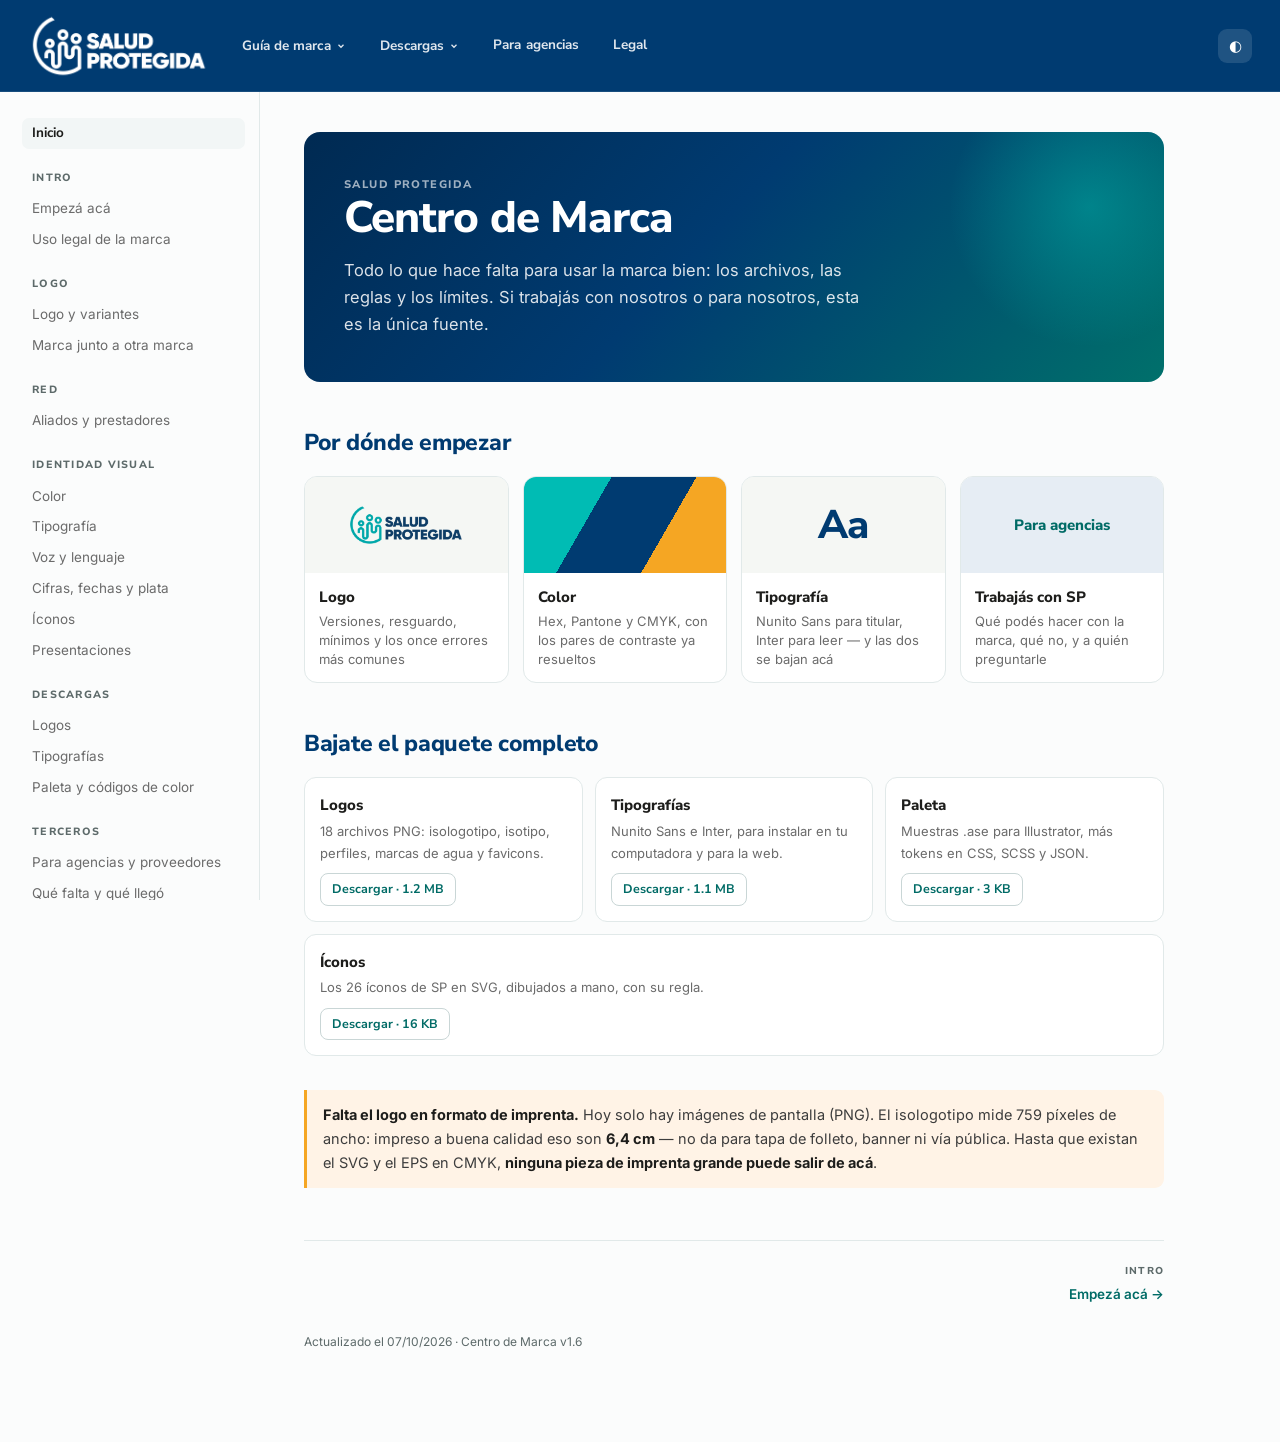
<file: index.html>
<!doctype html>
<html lang="es">
<head>
<meta charset="utf-8">
<meta name="viewport" content="width=device-width,initial-scale=1">
<link rel="icon" href="assets/logos/SP_Favicon.ico">
<meta name="description" content="Centro de Marca de Salud Protegida: logos, color, tipografia, voz y descargas.">
<title>Salud Protegida — Centro de Marca</title>
<style>
@font-face{font-family:'SPDisplay';font-weight:200 1000;font-style:normal;font-display:swap;src:url(assets/fonts/NunitoSans-Variable.woff2) format('woff2')}
@font-face{font-family:'SPText';font-weight:100 900;font-style:normal;font-display:swap;src:url(assets/fonts/Inter-Variable.woff2) format('woff2')}

:root{
  --ground:#FBFCFC; --surface:#FFFFFF; --surface-2:#F2F6F6; --line:#E1E9E9; --line-strong:#C9D6D6;
  --ink:#1D1D1B; --body:#3D3D3D; --muted:#6B6B6B; --faint:#5D6A6A;
  --title:#003B71;
  --teal:#00BCB4; --teal-text:#006B66; --teal-mid:#009690; --teal-wash:#E6F7F6;
  --navy:#003B71; --navy-deep:#002A52; --navy-wash:#E6EDF4;
  --amber:#F5A623; --amber-text:#8A5A00; --amber-wash:#FFF3E6;
  --no:#A81E12; --no-wash:#FCEEEC;
  --shadow:0 1px 2px rgba(0,42,82,.06),0 8px 24px -12px rgba(0,42,82,.18);
  --rail:260px; --bar:92px;
  --d:'SPDisplay','Segoe UI',system-ui,sans-serif;
  --t:'SPText',-apple-system,BlinkMacSystemFont,system-ui,sans-serif;
}
@media (prefers-color-scheme:dark){:root{
  --ground:#04121F; --surface:#0A1F33; --surface-2:#0F2A42; --line:#1B3C56; --line-strong:#2A5473;
  --ink:#EAF4F3; --body:#C3D6D8; --muted:#93AEB3; --faint:#849DA8;
  --title:#EAF4F3;
  --teal-text:#80DDD8; --teal-mid:#4FCFC7; --teal-wash:#062B33;
  --navy-wash:#0B2942; --amber-text:#F5C271; --amber-wash:#2E2007;
  --no:#FF8A7A; --no-wash:#33110D;
  --shadow:0 1px 2px rgba(0,0,0,.4),0 10px 30px -14px rgba(0,0,0,.7);
}}
:root[data-theme="dark"]{
  --ground:#04121F; --surface:#0A1F33; --surface-2:#0F2A42; --line:#1B3C56; --line-strong:#2A5473;
  --ink:#EAF4F3; --body:#C3D6D8; --muted:#93AEB3; --faint:#849DA8;
  --title:#EAF4F3;
  --teal-text:#80DDD8; --teal-mid:#4FCFC7; --teal-wash:#062B33;
  --navy-wash:#0B2942; --amber-text:#F5C271; --amber-wash:#2E2007;
  --no:#FF8A7A; --no-wash:#33110D;
  --shadow:0 1px 2px rgba(0,0,0,.4),0 10px 30px -14px rgba(0,0,0,.7);
}
:root[data-theme="light"]{
  --ground:#FBFCFC; --surface:#FFFFFF; --surface-2:#F2F6F6; --line:#E1E9E9; --line-strong:#C9D6D6;
  --ink:#1D1D1B; --body:#3D3D3D; --muted:#6B6B6B; --faint:#5D6A6A;
  --title:#003B71;
  --teal-text:#006B66; --teal-mid:#009690; --teal-wash:#E6F7F6;
  --navy-wash:#E6EDF4; --amber-text:#8A5A00; --amber-wash:#FFF3E6;
  --no:#A81E12; --no-wash:#FCEEEC;
  --shadow:0 1px 2px rgba(0,42,82,.06),0 8px 24px -12px rgba(0,42,82,.18);
}

*{box-sizing:border-box}
body{margin:0;background:var(--ground);color:var(--body);font-family:var(--t);font-size:16px;line-height:1.65;-webkit-font-smoothing:antialiased}
/* Todos los títulos en navy (decisión de SP, 07/10/2026); en oscuro, el claro de la tinta */
h1,h2,h3,h4,.disp{font-family:var(--d);color:var(--title);text-wrap:balance;margin:0}
h1{font-size:clamp(30px,4.4vw,44px);font-weight:800;letter-spacing:-.021em;line-height:1.1}
h2{font-size:23px;font-weight:800;letter-spacing:-.012em;margin-top:8px}
h3{font-size:17px;font-weight:700}
p{margin:0}
a{color:inherit;text-decoration:none}
:focus-visible{outline:2.5px solid var(--teal);outline-offset:3px;border-radius:4px}
.tnum{font-variant-numeric:tabular-nums}

/* ---------- barra superior ---------- */
.bar{position:sticky;top:0;z-index:60;height:var(--bar);display:flex;align-items:center;gap:30px;
 padding:0 28px;background:var(--navy);border-bottom:1px solid rgba(255,255,255,.09)}
/* El tamaño del logo del header NO es una decision estetica: sale de la regla
   que este mismo sitio publica. El isologotipo es 759x284 (razon 2,673:1) y su
   minimo digital es 180 px de ANCHO. Por lo tanto su alto minimo es
   180 / 2,673 = 67,3 px. Va a 68, el primer entero que cumple.
   (Antes estaba a 30 px de alto = 80 px de ancho: el header incumplia la regla
   de la pagina que tiene al lado.) */
.bar .logo-full{height:68px;display:block}
.bar .logo-icon{display:none}
.navwrap{position:relative}
.navbtn{font-family:var(--d);font-weight:700;font-size:13.5px;color:rgba(255,255,255,.88);
 background:none;border:0;padding:8px 2px;cursor:pointer;display:inline-flex;align-items:center;gap:5px;letter-spacing:.005em}
.navbtn:hover{color:#fff}
.drop{position:absolute;top:calc(100% + 6px);left:-12px;min-width:246px;background:var(--surface);
 border:1px solid var(--line);border-radius:12px;box-shadow:var(--shadow);padding:6px;display:none;z-index:70}
.navwrap.on .drop{display:block}
.drop a{display:block;padding:9px 12px;border-radius:8px;font-size:14px;color:var(--body)}
.drop a:hover{background:var(--surface-2);color:var(--ink)}
.spacer{flex:1}
.themebtn{background:rgba(255,255,255,.12);border:0;color:#fff;width:34px;height:34px;border-radius:9px;cursor:pointer;font-size:15px;line-height:1}
.burger{display:none;background:rgba(255,255,255,.12);border:0;color:#fff;width:34px;height:34px;border-radius:9px;cursor:pointer}

/* ---------- estructura ---------- */
.shell{display:grid;grid-template-columns:var(--rail) minmax(0,1fr);gap:0;align-items:start}
.rail{position:sticky;top:var(--bar);height:calc(100vh - var(--bar));overflow-y:auto;
 padding:26px 14px 40px 22px;border-right:1px solid var(--line)}
.rail .grp{font-family:var(--d);font-size:10.5px;font-weight:800;letter-spacing:.12em;text-transform:uppercase;
 color:var(--faint);margin:20px 0 7px 10px}
.rail .grp:first-child{margin-top:0}
.rail a{display:block;padding:6px 10px;border-radius:7px;font-size:13.5px;color:var(--muted);line-height:1.4}
.rail a:hover{color:var(--ink);background:var(--surface-2)}
.rail a.on{color:var(--ink);background:var(--surface-2);font-weight:600}
.rail a.sub{padding-left:22px;font-size:13px}
.main{padding:40px 44px 90px;min-width:0}
.wrap{max-width:860px}
.prose{max-width:66ch}

/* ---------- piezas ---------- */
.verdict{font-family:var(--d);font-weight:700;font-size:clamp(19px,2.3vw,25px);line-height:1.32;
 color:var(--teal-text);letter-spacing:-.011em;max-width:23ch;margin:14px 0 0}
.verdict.long{max-width:34ch}
.lede{margin-top:16px;font-size:16.5px;color:var(--body)}
.eyebrow{font-family:var(--d);font-size:11px;font-weight:800;letter-spacing:.13em;text-transform:uppercase;color:var(--faint)}
.rule{height:1px;background:var(--line);border:0;margin:44px 0}
.stack{display:flex;flex-direction:column;gap:16px}
.stack-lg{display:flex;flex-direction:column;gap:34px}
.card{background:var(--surface);border:1px solid var(--line);border-radius:13px;padding:18px}
.grid{display:grid;gap:14px}
.g2{grid-template-columns:repeat(auto-fit,minmax(250px,1fr))}
.g3{grid-template-columns:repeat(auto-fit,minmax(196px,1fr))}
.g4{grid-template-columns:repeat(auto-fit,minmax(158px,1fr))}
.note{border-left:3px solid var(--teal);background:var(--teal-wash);padding:13px 16px;border-radius:0 9px 9px 0;font-size:14.5px}
.warn{border-left:3px solid var(--amber);background:var(--amber-wash);padding:13px 16px;border-radius:0 9px 9px 0;font-size:14.5px}
.warn b,.note b{color:var(--ink)}
.tbl-scroll{overflow-x:auto;border:1px solid var(--line);border-radius:12px;background:var(--surface)}
table{border-collapse:collapse;width:100%;font-size:13.5px;min-width:520px}
th,td{text-align:left;padding:9px 13px;border-bottom:1px solid var(--line);vertical-align:top}
th{font-family:var(--d);font-weight:700;font-size:11.5px;letter-spacing:.055em;text-transform:uppercase;color:var(--muted);white-space:nowrap}
tr:last-child td{border-bottom:0}
.mono{font-family:ui-monospace,'SF Mono',Menlo,monospace;font-size:12.5px;letter-spacing:-.01em}

/* ---------- color ---------- */
.sw{border:1px solid var(--line);border-radius:12px;overflow:hidden;background:var(--surface)}
.sw .chip{height:82px}
.sw .meta{padding:10px 12px 12px}
.sw .nm{font-family:var(--d);font-weight:700;font-size:13.5px;color:var(--ink)}
.copy{font-family:ui-monospace,Menlo,monospace;font-size:11.5px;color:var(--muted);background:none;border:0;padding:2px 0;cursor:pointer;display:block;text-align:left}
.copy:hover{color:var(--teal-text)}
.pill{display:inline-block;font-family:var(--d);font-size:10px;font-weight:800;letter-spacing:.07em;text-transform:uppercase;padding:2.5px 7px;border-radius:5px}
.p-ok{background:var(--teal-wash);color:var(--teal-text)}
.p-no{background:var(--no-wash);color:var(--no)}
.p-mid{background:var(--surface-2);color:var(--muted)}
.p-gap{background:var(--amber-wash);color:var(--amber-text)}
/* Bloque tecnico plegado. El sitio le habla a dos lectores: quien necesita la
   regla y quien necesita el numero. La regla va siempre primero, en castellano;
   el numero vive acá adentro, rotulado, para el que lo busca. */
.tech{border:1px solid var(--line);border-radius:12px;background:var(--surface);padding:0 16px}
.tech summary{cursor:pointer;padding:13px 0;font-family:var(--d);font-weight:700;font-size:14px;
 color:var(--ink);display:flex;align-items:center;gap:9px;list-style:none}
.tech summary::-webkit-details-marker{display:none}
.tech summary::after{content:"▾";margin-left:auto;color:var(--faint);font-size:12px;transition:transform .2s}
.tech[open] summary::after{transform:rotate(180deg)}
.tech summary:hover{color:var(--teal-text)}
.tag-tec{font-family:var(--d);font-size:9.5px;font-weight:800;letter-spacing:.07em;text-transform:uppercase;
 background:var(--navy-wash);color:var(--teal-text);padding:3px 7px;border-radius:5px;flex:none}
.para-quien{display:inline-flex;align-items:center;gap:7px;font-size:12.5px;color:var(--muted);
 margin-top:10px;background:var(--surface-2);padding:5px 11px;border-radius:999px}
.para-quien b{font-family:var(--d);font-size:10px;font-weight:800;letter-spacing:.09em;text-transform:uppercase;color:var(--faint)}

/* ---------- muro de usos indebidos ---------- */
.wall{display:grid;grid-template-columns:repeat(auto-fit,minmax(212px,1fr));gap:14px}
.bad{border:1px solid var(--line);border-radius:12px;overflow:hidden;background:var(--surface)}
.bad .stage{position:relative;height:118px;display:grid;place-items:center;overflow:hidden;background:#F7F8F6}
:root[data-theme="dark"] .bad .stage{background:#101B22}
@media(prefers-color-scheme:dark){:root:not([data-theme="light"]) .bad .stage{background:#101B22}}
.bad .stage img{width:132px;display:block}
.bad .stage::after{content:"";position:absolute;inset:0;
 background:linear-gradient(to top right,transparent calc(50% - 1px),rgba(168,30,18,.28) 50%,transparent calc(50% + 1px)),
            linear-gradient(to top left ,transparent calc(50% - 1px),rgba(168,30,18,.28) 50%,transparent calc(50% + 1px));
 pointer-events:none}
.bad .cap{padding:9px 12px 12px;font-size:12.8px;line-height:1.4;color:var(--no);font-weight:600}
.bad .cap span{display:block;color:var(--muted);font-weight:400;font-size:12px;margin-top:3px}
/* ---------- lockup con otra marca ---------- */
.lk{border:1px solid var(--line);border-radius:12px;background:var(--surface);padding:20px;
 display:flex;align-items:stretch;justify-content:center;flex-wrap:nowrap;overflow-x:auto}
.lk img.sp{display:block;height:42px;width:auto;align-self:center;flex:none}
.lk .otra{display:grid;place-items:center;height:42px;padding:0 15px;flex:none;align-self:center;
 border:1px dashed var(--line-strong);border-radius:7px;font-family:var(--d);font-weight:800;font-size:10px;
 letter-spacing:.09em;text-transform:uppercase;color:var(--muted);white-space:nowrap}
.lk .aire{flex:none;display:grid;place-items:center;background:var(--teal-wash);
 border-left:1px dashed var(--teal);border-right:1px dashed var(--teal);padding:0 4px;
 font-family:var(--d);font-size:9.5px;font-weight:800;letter-spacing:.05em;color:var(--teal-text);white-space:nowrap}
.lk-cap{font-size:12.5px;color:var(--muted);margin-top:9px}
.lk-cap b{color:var(--ink)}

/* ---------- grilla de aliados ---------- */
.ally-grid{display:grid;grid-template-columns:repeat(auto-fill,minmax(146px,1fr));gap:12px}
.ally{border:1px solid var(--line);border-radius:11px;overflow:hidden;background:var(--surface)}
/* La caja queda blanca en los DOS temas a propósito: son marcas ajenas, con sus
   colores, dibujadas para fondo claro. Invertirlas en oscuro sería alterarlas. */
.ally .box{height:76px;display:grid;place-items:center;background:#FFFFFF;padding:12px}
.ally .box img{max-width:100%;max-height:52px;display:block}
.ally .nm{padding:9px 11px 3px;font-family:var(--d);font-weight:700;font-size:12.5px;color:var(--ink);line-height:1.25}
.ally .mt{padding:0 11px 10px;font-size:11px;color:var(--muted);font-variant-numeric:tabular-nums}
.f-recolor{filter:hue-rotate(128deg) saturate(1.5)}
.f-stretch{transform:scaleX(1.5)}
.f-rotate{transform:rotate(-9deg)}
.f-shadow{filter:drop-shadow(4px 6px 2px rgba(0,0,0,.55))}
/* Las dos reglas de fondo van con la misma especificidad que `.bad .stage`
   (0,2,0) o el fondo plano de la tarjeta las gana en silencio. */
.f-outline{filter:brightness(0) invert(1)
  drop-shadow(1.5px 0 0 #003B71) drop-shadow(-1.5px 0 0 #003B71)
  drop-shadow(0 1.5px 0 #003B71) drop-shadow(0 -1.5px 0 #003B71)
  drop-shadow(1px 1px 0 #003B71) drop-shadow(-1px -1px 0 #003B71)
  drop-shadow(1px -1px 0 #003B71) drop-shadow(-1px 1px 0 #003B71)}
.f-tiny{width:44px !important}
.bad .stage.f-busy{background:repeating-conic-gradient(from 20deg,#6C3FA8 0 12%,#F5A623 0 25%) 0 0/34px 34px}
.bad .stage.f-pattern{background-repeat:repeat;background-size:58px;background-color:var(--surface-2)}
.f-box{background:#6C3FA8;padding:12px 16px;border-radius:9px}
.f-over{position:absolute;inset:0;display:grid;place-items:center}
.f-over b{background:var(--amber);color:#1D1D1B;font-family:var(--d);font-size:12px;padding:4px 9px;border-radius:5px;transform:rotate(-6deg)}
.lockup{display:flex;align-items:center;gap:9px}
.lockup em{font-family:var(--d);font-style:normal;font-weight:800;font-size:17px;color:var(--navy);letter-spacing:-.01em}
/* El azul del lockup necesita las DOS reglas, igual que .bad .stage acá arriba: con
   solo [data-theme="dark"] el color se aplica cuando alguien toca el interruptor, pero
   no cuando el sistema operativo ya está en oscuro y nadie lo tocó — que es el caso
   más común. Ahí quedaba navy sobre fondo oscuro: 1,55:1. */
:root[data-theme="dark"] .lockup em{color:#9FC4E6}
@media(prefers-color-scheme:dark){:root:not([data-theme="light"]) .lockup em{color:#9FC4E6}}

/* ---------- descargas ---------- */
.asset{border:1px solid var(--line);border-radius:12px;overflow:hidden;background:var(--surface)}
.asset .prev{height:132px;display:grid;place-items:center;padding:18px}
.asset .prev img{max-width:78%;max-height:88px;display:block}
.bg-light{background:#F5F7F4}
.bg-navy{background:#003B71}
.bg-teal{background:#00BCB4}
.bg-check{background:
  linear-gradient(45deg,#E4E9E9 25%,transparent 25%,transparent 75%,#E4E9E9 75%),
  linear-gradient(45deg,#E4E9E9 25%,#F7F9F9 25%,#F7F9F9 75%,#E4E9E9 75%);
  background-size:16px 16px;background-position:0 0,8px 8px}
.asset .info{padding:10px 13px 13px;border-top:1px solid var(--line)}
.asset .fn{font-family:ui-monospace,Menlo,monospace;font-size:12px;color:var(--ink);word-break:break-all}
.asset .mt{margin-top:5px;font-size:11.5px;color:var(--muted);display:flex;flex-wrap:wrap;gap:7px;align-items:center}
.fmt{font-family:var(--d);font-size:9.5px;font-weight:800;letter-spacing:.06em;background:var(--surface-2);color:var(--muted);padding:2px 6px;border-radius:4px}
.dl{display:inline-flex;align-items:center;gap:6px;margin-top:9px;font-family:var(--d);font-weight:700;font-size:12.5px;
 color:var(--teal-text);border:1px solid var(--line-strong);padding:5px 11px;border-radius:8px;background:var(--surface);cursor:pointer}
.dl:hover{border-color:var(--teal);background:var(--teal-wash)}
.packrow{display:flex;flex-wrap:wrap;gap:12px}
.pack{flex:1 1 210px;border:1px solid var(--line);border-radius:12px;padding:15px;background:var(--surface)}
.pack .t{font-family:var(--d);font-weight:800;font-size:15px;color:var(--ink)}
.pack .s{font-size:13px;color:var(--muted);margin-top:3px}

/* ---------- home ---------- */
.hero{background:linear-gradient(133deg,var(--navy-deep) 0%,var(--navy) 46%,#00706B 100%);
 border-radius:16px;padding:44px 40px;color:#fff;position:relative;overflow:hidden}
.hero::after{content:"";position:absolute;right:-70px;top:-70px;width:290px;height:290px;border-radius:50%;
 background:radial-gradient(circle,rgba(0,188,180,.42),transparent 68%)}
.hero h1{color:#fff;position:relative;z-index:1}
.hero p{color:rgba(255,255,255,.86);margin-top:14px;max-width:52ch;position:relative;z-index:1;font-size:16.5px}
.hero .eyebrow{color:rgba(255,255,255,.62);position:relative;z-index:1}
.qcard{border:1px solid var(--line);border-radius:13px;overflow:hidden;background:var(--surface);display:block}
.qcard:hover{border-color:var(--teal)}
.qcard .top{height:96px;display:grid;place-items:center}
.qcard .bot{padding:12px 14px 14px}
.qcard .t{font-family:var(--d);font-weight:800;font-size:15px;color:var(--ink)}
.qcard .s{font-size:13px;color:var(--muted);margin-top:2px;line-height:1.45}

/* ---------- íconos ---------- */
.ico-cell .prev{height:104px}
.ico-cell .prev img{width:64px;height:64px;max-width:none;max-height:none}
.ico-row{display:flex;gap:14px;justify-content:center;align-items:center;flex-wrap:wrap}
.ico-row img{width:52px;height:52px;display:block}

/* ---------- presentaciones ----------
   Las láminas de muestra y las familias de color son islas con colores FIJOS, como
   las tarjetas .demo de Color: muestran cómo se ve una lámina, que no cambia con el
   tema de este sitio. Por eso no van por token. */
.slide{aspect-ratio:16/9;border-radius:10px;border:1px solid var(--line);position:relative;overflow:hidden;
 padding:6% 7%;display:flex;flex-direction:column;justify-content:space-between}
.slide .bandita{position:absolute;left:0;top:0;right:0;height:3.5%;background:#00BCB4}
.slide .lg{align-self:start;padding:5px 10px;border:1.5px dashed currentColor;border-radius:5px;white-space:nowrap;
 font-family:var(--d);font-size:10px;font-weight:800;letter-spacing:.06em;text-transform:uppercase}
.slide .ey{font-family:var(--d);font-size:10px;font-weight:800;letter-spacing:.1em;text-transform:uppercase}
.slide .tt{font-family:var(--d);font-weight:800;font-size:clamp(16px,2.4vw,23px);line-height:1.1;margin-top:5px}
.slide .st{font-size:12px;margin-top:5px;line-height:1.35}
.slide.navy{background:#003B71;color:#FFFFFF}
.slide.navy .ey{color:#00BCB4}
.slide.navy .st{color:#BFD8E0}
.slide.claro{background:#F6F8F8;color:#003B71;border-color:#D5E3E6}
.slide.claro .ey{color:#006B66}
.slide.claro .st{color:#3D3D3D}
.fam{border-radius:12px;padding:14px 14px 13px;border:1px solid rgba(0,0,0,.05)}
.fam .fl{font-family:var(--d);font-size:15px;font-weight:800}
.fam .fu{font-size:12.5px;color:#3D3D3D;margin-top:3px;line-height:1.4}
.fam .fh{font-family:ui-monospace,Menlo,monospace;font-size:11.5px;color:#3D3D3D;margin-top:8px}
.semaf{display:flex;flex-wrap:wrap;gap:18px 28px;align-items:center}
.semaf span{display:inline-flex;align-items:center;gap:9px;font-weight:600;color:var(--ink)}
.semaf i{display:inline-block;flex:none}

/* ---------- pie de página ---------- */
.pager{display:flex;justify-content:space-between;gap:18px;margin-top:52px;padding-top:22px;border-top:1px solid var(--line)}
.pager a{font-size:13.5px}
.pager .lb{display:block;font-family:var(--d);font-size:10px;font-weight:800;letter-spacing:.12em;text-transform:uppercase;color:var(--faint)}
.pager .tt{color:var(--teal-text);font-weight:600}
.stamp{margin-top:26px;font-size:12px;color:var(--faint)}

@media(max-width:900px){
  /* En movil el isologotipo no entra sin bajar de su minimo de 180 px de ancho.
     La matriz de uso de este sitio dice que ahi va el ISOTIPO ("espacio chico
     donde el texto no se lee"), cuyo minimo es 24 px de ancho: a 46 px de alto
     mide 40 px de ancho. La regla se aplica, no solo se publica. */
  :root{--bar:66px}
  .bar .logo-full{display:none}
  .bar .logo-icon{display:block;height:46px}
  .shell{grid-template-columns:1fr}
  .rail{position:static;height:auto;border-right:0;border-bottom:1px solid var(--line);display:none;padding:18px 20px}
  .rail.open{display:block}
  .main{padding:26px 20px 70px}
  .burger{display:grid;place-items:center}
  .bar{gap:14px;padding:0 14px}
  .navwrap.hide-sm{display:none}
}
@media(prefers-reduced-motion:reduce){*{transition:none !important;animation:none !important}}
</style>
</head>
<body>

<header class="bar">
  <a href="#/" aria-label="Centro de Marca de Salud Protegida"
     ><img class="logo-full" src="assets/logos/SP_Isologotipo_Blanco_RGB.png" alt="Salud Protegida"
     ><img class="logo-icon" src="assets/logos/SP_Isotipo_Blanco_RGB.png" alt="Salud Protegida"></a>
  <div class="navwrap hide-sm" data-nav>
    <button class="navbtn" data-drop>Guía de marca <svg width="10" height="10" viewBox="0 0 24 24" fill="none" stroke="currentColor" stroke-width="3"><path d="m6 9 6 6 6-6"/></svg></button>
    <div class="drop">
      <a href="#/empeza">Empezá acá</a>
      <a href="#/logo">Logo y variantes</a>
      <a href="#/color">Color</a>
      <a href="#/tipografia">Tipografía</a>
      <a href="#/voz">Voz y lenguaje</a>
      <a href="#/formatos">Cifras, fechas y plata</a>
      <a href="#/iconos">Íconos</a>
      <a href="#/presentaciones">Presentaciones</a>
    </div>
  </div>
  <div class="navwrap hide-sm" data-nav>
    <button class="navbtn" data-drop>Descargas <svg width="10" height="10" viewBox="0 0 24 24" fill="none" stroke="currentColor" stroke-width="3"><path d="m6 9 6 6 6-6"/></svg></button>
    <div class="drop">
      <a href="#/descargas-logos">Logos</a>
      <a href="#/descargas-tipografias">Tipografías</a>
      <a href="#/descargas-paleta">Paleta y códigos de color</a>
      <a href="#/iconos#el-set-completo">Íconos</a>
    </div>
  </div>
  <div class="navwrap hide-sm"><a class="navbtn" href="#/agencias">Para agencias</a></div>
  <div class="navwrap hide-sm"><a class="navbtn" href="#/legal">Legal</a></div>
  <div class="spacer"></div>
  <button class="themebtn" id="theme" title="Cambiar tema" aria-label="Cambiar entre tema claro y oscuro">◐</button>
  <button class="burger" id="burger" aria-label="Abrir índice">☰</button>
</header>

<div class="shell">
  <nav class="rail" id="rail" aria-label="Índice del centro de marca"></nav>
  <main class="main"><div class="wrap" id="view"></div></main>
</div>

<script>
const A = {"isologoFull": "assets/logos/SP_Isologotipo_Fullcolor_RGB.png", "isologoFullSize": 16397, "isologoWhite": "assets/logos/SP_Isologotipo_Blanco_RGB.png", "isologoWhiteSize": 14770, "isologoNavy": "assets/logos/SP_Isologotipo_Navy_RGB.png", "isologoNavySize": 14853, "isologoBlack": "assets/logos/SP_Isologotipo_Negro_RGB.png", "isologoBlackSize": 14810, "isotipoTurq": "assets/logos/SP_Isotipo_Turquesa_RGB.png", "isotipoTurqSize": 163754, "isotipoTurqPrev": "assets/miniaturas/SP_Isotipo_Turquesa_RGB_mini.png", "isotipoWhite": "assets/logos/SP_Isotipo_Blanco_RGB.png", "isotipoWhiteSize": 163906, "isotipoWhitePrev": "assets/miniaturas/SP_Isotipo_Blanco_RGB_mini.png", "isotipoNavy": "assets/logos/SP_Isotipo_Navy_RGB.png", "isotipoNavySize": 163766, "isotipoNavyPrev": "assets/miniaturas/SP_Isotipo_Navy_RGB_mini.png", "isotipoBlack": "assets/logos/SP_Isotipo_Negro_RGB.png", "isotipoBlackSize": 163675, "isotipoBlackPrev": "assets/miniaturas/SP_Isotipo_Negro_RGB_mini.png", "perfilTurq": "assets/logos/SP_Perfil_Turquesa_1024.png", "perfilTurqSize": 74164, "perfilTurqPrev": "assets/miniaturas/SP_Perfil_Turquesa_1024_mini.png", "perfilNavy": "assets/logos/SP_Perfil_Navy_1024.png", "perfilNavySize": 80315, "perfilNavyPrev": "assets/miniaturas/SP_Perfil_Navy_1024_mini.png", "perfilBlanco": "assets/logos/SP_Perfil_Blanco_1024.png", "perfilBlancoSize": 82515, "perfilBlancoPrev": "assets/miniaturas/SP_Perfil_Blanco_1024_mini.png", "marcaAguaTurq": "assets/logos/SP_MarcaDeAgua_Turquesa15.png", "marcaAguaTurqSize": 123933, "marcaAguaTurqPrev": "assets/miniaturas/SP_MarcaDeAgua_Turquesa15_mini.png", "marcaAguaBlanco": "assets/logos/SP_MarcaDeAgua_Blanco30.png", "marcaAguaBlancoSize": 154189, "marcaAguaBlancoPrev": "assets/miniaturas/SP_MarcaDeAgua_Blanco30_mini.png", "favicon512": "assets/logos/SP_Favicon_512.png", "favicon512Size": 57154, "favicon512Prev": "assets/miniaturas/SP_Favicon_512_mini.png", "favicon192": "assets/logos/SP_Favicon_192.png", "favicon192Size": 18633, "favicon64": "assets/logos/SP_Favicon_64.png", "favicon64Size": 5264, "favicon32": "assets/logos/SP_Favicon_32.png", "favicon32Size": 1889, "faviconIco": "assets/logos/SP_Favicon.ico", "faviconIcoSize": 11959, "fontNunito": "assets/fonts/NunitoSans-Variable.woff2", "fontNunitoSize": 49648, "fontInter": "assets/fonts/Inter-Variable.woff2", "fontInterSize": 349132, "ttfNunitoSemi": "assets/fonts/NunitoSans-SemiBold.ttf", "ttfNunitoSemiSize": 106832, "ttfNunitoExtra": "assets/fonts/NunitoSans-ExtraBold.ttf", "ttfNunitoExtraSize": 106804, "ttfInterReg": "assets/fonts/Inter_18pt-Regular.ttf", "ttfInterRegSize": 342680, "ttfInterMed": "assets/fonts/Inter_18pt-Medium.ttf", "ttfInterMedSize": 343200, "ttfInterSemi": "assets/fonts/Inter_18pt-SemiBold.ttf", "ttfInterSemiSize": 343828, "ttfInterBold": "assets/fonts/Inter_18pt-Bold.ttf", "ttfInterBoldSize": 344152, "oflNunito": "assets/fonts/OFL-NunitoSans.txt", "oflNunitoSize": 4395, "oflInter": "assets/fonts/OFL-Inter.txt", "oflInterSize": 4377, "zipLogos": "descargas/SP_Logos_Pack.zip", "zipLogosSize": 1279603, "zipFonts": "descargas/SP_Tipografias.zip", "zipFontsSize": 1174661, "zipPal": "descargas/SP_Paleta.zip", "zipPalSize": 2960, "ase": "descargas/SP_Paleta.ase", "aseSize": 2386, "css": "descargas/SP_Tokens.css", "cssSize": 1306, "scss": "descargas/SP_Tokens.scss", "scssSize": 1052, "json": "descargas/SP_Tokens.json", "jsonSize": 1799, "zipAliados": "descargas/SP_Aliados_Pack.zip", "zipAliadosSize": 48605, "zipIconos": "descargas/SP_Iconos_Pack.zip", "zipIconosSize": 16105};
const CONTRAST = [{"fg": "Turquesa 500", "fgh": "#00BCB4", "bg": "Blanco", "bgh": "#FFFFFF", "r": 2.37, "cuerpo": "✗", "grande": "✗"}, {"fg": "Turquesa 700", "fgh": "#009690", "bg": "Blanco", "bgh": "#FFFFFF", "r": 3.64, "cuerpo": "✗", "grande": "AA"}, {"fg": "Turquesa 900", "fgh": "#006B66", "bg": "Blanco", "bgh": "#FFFFFF", "r": 6.37, "cuerpo": "AA", "grande": "AAA"}, {"fg": "Navy 500", "fgh": "#003B71", "bg": "Blanco", "bgh": "#FFFFFF", "r": 11.27, "cuerpo": "AAA", "grande": "AAA"}, {"fg": "Cuerpo", "fgh": "#3D3D3D", "bg": "Blanco", "bgh": "#FFFFFF", "r": 10.86, "cuerpo": "AAA", "grande": "AAA"}, {"fg": "Secundario", "fgh": "#6B6B6B", "bg": "Blanco", "bgh": "#FFFFFF", "r": 5.33, "cuerpo": "AA", "grande": "AAA"}, {"fg": "Ambar 500", "fgh": "#F5A623", "bg": "Blanco", "bgh": "#FFFFFF", "r": 2.03, "cuerpo": "✗", "grande": "✗"}, {"fg": "Ambar 700", "fgh": "#C47E00", "bg": "Blanco", "bgh": "#FFFFFF", "r": 3.32, "cuerpo": "✗", "grande": "AA"}, {"fg": "Sage 500", "fgh": "#7FB396", "bg": "Blanco", "bgh": "#FFFFFF", "r": 2.39, "cuerpo": "✗", "grande": "✗"}, {"fg": "Sage 700", "fgh": "#457A5A", "bg": "Blanco", "bgh": "#FFFFFF", "r": 5.02, "cuerpo": "AA", "grande": "AAA"}, {"fg": "Lavender 500", "fgh": "#9B84C0", "bg": "Blanco", "bgh": "#FFFFFF", "r": 3.25, "cuerpo": "✗", "grande": "AA"}, {"fg": "Lavender 700", "fgh": "#6F5A95", "bg": "Blanco", "bgh": "#FFFFFF", "r": 5.88, "cuerpo": "AA", "grande": "AAA"}, {"fg": "Terracota 500", "fgh": "#C67B5C", "bg": "Blanco", "bgh": "#FFFFFF", "r": 3.29, "cuerpo": "✗", "grande": "AA"}, {"fg": "Terracota 700", "fgh": "#A05640", "bg": "Blanco", "bgh": "#FFFFFF", "r": 5.38, "cuerpo": "AA", "grande": "AAA"}, {"fg": "Blanco", "fgh": "#FFFFFF", "bg": "Navy 500", "bgh": "#003B71", "r": 11.27, "cuerpo": "AAA", "grande": "AAA"}, {"fg": "Blanco", "fgh": "#FFFFFF", "bg": "Turquesa 500", "bgh": "#00BCB4", "r": 2.37, "cuerpo": "✗", "grande": "✗"}, {"fg": "Navy 500", "fgh": "#003B71", "bg": "SP-50", "bgh": "#E6F7F6", "r": 10.19, "cuerpo": "AAA", "grande": "AAA"}, {"fg": "Turquesa 900", "fgh": "#006B66", "bg": "SP-50", "bgh": "#E6F7F6", "r": 5.77, "cuerpo": "AA", "grande": "AAA"}];

/* ---- estructura de navegación: id, título, grupo, sub-secciones ---- */
const PAGES = [
  {id:'/',            t:'Inicio',              g:''},
  {id:'/empeza',      t:'Empezá acá',          g:'Intro'},
  {id:'/legal',       t:'Uso legal de la marca',g:'Intro'},
  {id:'/logo',        t:'Logo y variantes',    g:'Logo', sub:['Versiones','Área de resguardo','Tamaño mínimo','Usos indebidos','Matriz de uso']},
  {id:'/lockup',      t:'Marca junto a otra marca', g:'Logo', sub:['La separación','Cuál va primero','Qué versión de SP usar','Se igualan por peso, no por ancho','Qué no se hace nunca']},
  {id:'/red',         t:'Aliados y prestadores', g:'Red', sub:['Los aliados','Prestadores','Profesionales y sanatorios']},
  {id:'/color',       t:'Color',               g:'Identidad visual', sub:['Núcleo','Escalas','Narrativas','Qué color va en el texto']},
  {id:'/tipografia',  t:'Tipografía',          g:'Identidad visual'},
  {id:'/voz',         t:'Voz y lenguaje',      g:'Identidad visual'},
  {id:'/formatos',    t:'Cifras, fechas y plata', g:'Identidad visual'},
  {id:'/iconos',      t:'Íconos',              g:'Identidad visual', sub:['La regla','Tamaños','Si ninguno sirve','El set completo']},
  {id:'/presentaciones', t:'Presentaciones',   g:'Identidad visual', sub:['Dos modos','La portada','Tipografía y tamaños','Color en los datos','Los tipos de lámina','Qué gráfico para qué','Informes con datos','Antes de entregar']},
  {id:'/descargas-logos',      t:'Logos',          g:'Descargas'},
  {id:'/descargas-tipografias',t:'Tipografías',    g:'Descargas'},
  {id:'/descargas-paleta',     t:'Paleta y códigos de color',g:'Descargas'},
  {id:'/agencias',    t:'Para agencias y proveedores', g:'Terceros'},
  {id:'/faltantes',   t:'Qué falta y qué llegó', g:'Terceros', sub:['Para encargar a un diseñador','Lo que resuelve SP','El pedido, listo para copiar','Lo último que llegó']},
  {id:'/cambios',     t:'Versión y cambios',   g:'Terceros'},
];

/* Los aliados: clave de archivo, nombre, ancho, alto y peso — medidos sobre los
   archivos reales, no declarados. El ancho es el dato que importa: manda cuánto
   se puede imprimir. Están ordenados alfabéticamente por nombre. */
const ALIADOS = [["acuidarte","Acuidarte",72,61,1968],["assistcard","Assist Card",61,58,3954],["barberos","Barberos López",64,63,5356],["billio","Billio",29,46,1864],["charpentier","Charpentier",49,57,2914],["sanjose","Farmacia San José",124,56,6132],["farmatotal","Farmatotal",123,26,4104],["fisiospa","Fisio Spa",74,61,3790],["promedik","Promedik",61,57,4892],["puntofarma","Punto Farma",121,19,3152],["upalala","Upalala",76,61,5396],["meister","Óptica Meister",85,56,3182]];
const cmPrint = px => (px/300*2.54).toFixed(1).replace('.',',');

const esc = s => String(s).replace(/[&<>"]/g,c=>({'&':'&amp;','<':'&lt;','>':'&gt;','"':'&quot;'}[c]));
const anchor = s => s.normalize('NFD').replace(/[̀-ͯ]/g,'').toLowerCase().replace(/[^a-z0-9]+/g,'-');
const kb = n => n<1024 ? n+' B' : (n<1048576 ? Math.round(n/1024)+' KB' : (n/1048576).toFixed(1)+' MB');

/* ---------- contenido ---------- */
const swatch = (nm,hex,extra='') => `<div class="sw"><div class="chip" style="background:${hex}"></div>
  <div class="meta"><div class="nm">${esc(nm)}</div>
  <button class="copy" data-copy="${hex}">${hex} ⧉</button>${extra}</div></div>`;

const badge = v => v==='si' ? '<span class="pill p-ok">Preferido</span>'
  : v==='ok' ? '<span class="pill p-mid">Permitido</span>'
  : v==='gap'? '<span class="pill p-gap">Falta archivo</span>'
  : '<span class="pill p-no">No usar</span>';

const MATRIX = {
  cols:[['Isologotipo','símbolo + nombre'],['Isotipo','solo el símbolo'],
        ['Perfil de redes','avatar con fondo'],['Marca de agua','sello translúcido'],
        ['Favicon','ícono de pestaña']],
  rows:[
    ['Hero o portada de una pieza',            'si','no','no','no','no'],
    ['Primera aparición en cualquier pieza',   'si','no','no','no','no'],
    ['Header de sitio, documento o membrete',  'si','ok','no','no','no'],
    ['Footer, cuando ya apareció arriba',      'ok','si','no','no','no'],
    ['Firma de correo',                        'si','ok','no','no','no'],
    ['Pestaña del navegador o ícono de app',   'no','no','no','no','si'],
    ['Foto de perfil de WhatsApp, IG o FB',    'no','no','si','no','no'],
    ['Marca de agua sobre foto o documento',   'no','ok','no','si','no'],
    ['Espacio chico donde el texto no se lee', 'no','si','no','no','ok'],
    ['Impresión de más de 6,4 cm de ancho',    'gap','gap','no','no','no'],
  ]
};

const BAD = [
  ['recolor','No recolorees el logo','Solo existe en fullcolor, navy, negro y blanco.'],
  ['stretch','No lo estires ni lo deformes','La proporción del isologotipo es fija: 759 × 284.'],
  ['rotate','No lo rotes ni lo inclines','En piezas estáticas va siempre a nivel.'],
  ['outline','No lo uses en contorno','El logo es una forma llena, no un trazo.'],
  ['shadow','No le apliques efectos','Nada de sombras, degradados ni brillos.'],
  ['busy','No lo pongas sobre una imagen cargada','Sobre foto va la versión blanca, y sobre zona tranquila.'],
  ['tiny','No bajes del tamaño mínimo','Debajo del mínimo el texto deja de leerse.'],
  ['over','No le pongas elementos encima','El área de resguardo tiene que quedar vacía.'],
  ['pattern','No lo uses como patrón de fondo','El logo identifica; no decora.'],
  ['box','No lo encierres en un color no aprobado','Sobre color va la versión blanca, sin caja.'],
  ['lockup','No armes lockups con nombres no aprobados','Las sub-marcas no existen en público hasta su lanzamiento.'],
];

const badCard = ([k,t,s]) => {
  const stage = {
    recolor:`<img class="f-recolor" src="${A.isologoFull}" alt="">`,
    stretch:`<img class="f-stretch" src="${A.isologoFull}" alt="">`,
    rotate:`<img class="f-rotate" src="${A.isologoFull}" alt="">`,
    outline:`<img class="f-outline" src="${A.isologoNavy}" alt="">`,
    shadow:`<img class="f-shadow" src="${A.isologoFull}" alt="">`,
    tiny:`<img class="f-tiny" src="${A.isologoFull}" alt="">`,
    over:`<img src="${A.isologoFull}" alt=""><div class="f-over"><b>20% OFF</b></div>`,
    box:`<span class="f-box"><img src="${A.isologoFull}" alt="" style="width:112px"></span>`,
    lockup:`<span class="lockup"><img src="${A.isologoFull}" alt="" style="width:96px"><em>| FAMILIA</em></span>`,
  }[k];
  const cls = k==='busy'?' f-busy':(k==='pattern'?' f-pattern':'');
  const st  = k==='pattern'?` style="background-image:url(${A.isotipoTurqPrev||A.isotipoTurq})"`:'';
  const inner = stage || (k==='busy'?`<img src="${A.isologoFull}" alt="">`:'');
  return `<figure class="bad" style="margin:0"><div class="stage${cls}"${st}>${inner}</div>
    <figcaption class="cap">${esc(t)}<span>${esc(s)}</span></figcaption></figure>`;
};

const ASSETS_LOGOS = [
  ['isologoFull','SP_Isologotipo_Fullcolor_RGB.png','PNG','759 × 284 px','bg-light','Por defecto. Fondos claros o blancos.'],
  ['isologoWhite','SP_Isologotipo_Blanco_RGB.png','PNG','759 × 284 px','bg-navy','Fondos navy, turquesa, oscuros o foto.'],
  ['isologoNavy','SP_Isologotipo_Navy_RGB.png','PNG','759 × 284 px','bg-light','Monocromo sobre claro, sin fullcolor.'],
  ['isologoBlack','SP_Isologotipo_Negro_RGB.png','PNG','759 × 284 px','bg-light','Impresión a una tinta o escala de grises.'],
  ['isotipoTurq','SP_Isotipo_Turquesa_RGB.png','PNG','1759 × 2048 px','bg-light','Ícono por defecto, fondos claros.'],
  ['isotipoWhite','SP_Isotipo_Blanco_RGB.png','PNG','1759 × 2048 px','bg-navy','Ícono sobre oscuro, color o foto.'],
  ['isotipoNavy','SP_Isotipo_Navy_RGB.png','PNG','1759 × 2048 px','bg-light','Ícono monocromo sobre claro.'],
  ['isotipoBlack','SP_Isotipo_Negro_RGB.png','PNG','1759 × 2048 px','bg-light','Ícono a una tinta o escala de grises.'],
  ['perfilTurq','SP_Perfil_Turquesa_1024.png','PNG','1024 × 1024 px','bg-check','Avatar de WhatsApp, IG y FB. Trae fondo.'],
  ['perfilNavy','SP_Perfil_Navy_1024.png','PNG','1024 × 1024 px','bg-check','Variante navy del avatar.'],
  ['perfilBlanco','SP_Perfil_Blanco_1024.png','PNG','1024 × 1024 px','bg-check','Variante blanca del avatar.'],
  ['marcaAguaTurq','SP_MarcaDeAgua_Turquesa15.png','PNG','1759 × 2048 px','bg-light','Sobre fotos o documentos claros. Opacidad ya aplicada: no re-atenuar.'],
  ['marcaAguaBlanco','SP_MarcaDeAgua_Blanco30.png','PNG','1759 × 2048 px','bg-navy','Sobre fotos oscuras o de color. Opacidad ya aplicada.'],
  ['favicon512','SP_Favicon_512.png','PNG','512 × 512 px','bg-check','Ícono de app y PWA.'],
  ['favicon192','SP_Favicon_192.png','PNG','192 × 192 px','bg-check','Ícono de app en Android.'],
  ['favicon64','SP_Favicon_64.png','PNG','64 × 64 px','bg-check','Pestaña en pantallas densas.'],
  ['favicon32','SP_Favicon_32.png','PNG','32 × 32 px','bg-check','Pestaña del navegador.'],
  ['faviconIco','SP_Favicon.ico','ICO','16 – 64 px','bg-check','Multi-tamaño para <link rel="icon">.'],
];

const V = {};

V['/'] = () => `
<section class="hero">
  <div class="eyebrow">Salud Protegida</div>
  <h1>Centro de Marca</h1>
  <p>Todo lo que hace falta para usar la marca bien: los archivos, las reglas y los límites.
     Si trabajás con nosotros o para nosotros, esta es la única fuente.</p>
</section>

<div class="stack-lg" style="margin-top:34px">
<section>
  <h2>Por dónde empezar</h2>
  <div class="grid g4" style="margin-top:14px">
    <a class="qcard" href="#/logo"><div class="top bg-light"><img src="${A.isologoFull}" alt="" style="width:118px"></div>
      <div class="bot"><div class="t">Logo</div><div class="s">Versiones, resguardo, mínimos y los once errores más comunes</div></div></a>
    <a class="qcard" href="#/color"><div class="top" style="background:linear-gradient(120deg,#00BCB4 0 34%,#003B71 34% 67%,#F5A623 67%)"></div>
      <div class="bot"><div class="t">Color</div><div class="s">Hex, Pantone y CMYK, con los pares de contraste ya resueltos</div></div></a>
    <a class="qcard" href="#/tipografia"><div class="top bg-light" style="display:grid;place-items:center">
      <span style="font-family:var(--d);font-weight:800;font-size:40px;color:#003B71;letter-spacing:-.02em">Aa</span></div>
      <div class="bot"><div class="t">Tipografía</div><div class="s">Nunito Sans para titular, Inter para leer — y las dos se bajan acá</div></div></a>
    <a class="qcard" href="#/agencias"><div class="top" style="background:var(--navy-wash);display:grid;place-items:center">
      <span style="font-family:var(--d);font-weight:800;font-size:15px;color:var(--teal-text)">Para agencias</span></div>
      <div class="bot"><div class="t">Trabajás con SP</div><div class="s">Qué podés hacer con la marca, qué no, y a quién preguntarle</div></div></a>
  </div>
</section>

<section>
  <h2>Bajate el paquete completo</h2>
  <div class="packrow" style="margin-top:14px">
    <div class="pack"><div class="t">Logos</div><div class="s">18 archivos PNG: isologotipo, isotipo, perfiles, marcas de agua y favicons.</div>
      <a class="dl" download="SP_Logos_Pack.zip" href="${A.zipLogos}">Descargar · ${kb(A.zipLogosSize)}</a></div>
    <div class="pack"><div class="t">Tipografías</div><div class="s">Nunito Sans e Inter, para instalar en tu computadora y para la web.</div>
      <a class="dl" download="SP_Tipografias.zip" href="${A.zipFonts}">Descargar · ${kb(A.zipFontsSize)}</a></div>
    <div class="pack"><div class="t">Paleta</div><div class="s">Muestras .ase para Illustrator, más tokens en CSS, SCSS y JSON.</div>
      <a class="dl" download="SP_Paleta.zip" href="${A.zipPal}">Descargar · ${kb(A.zipPalSize)}</a></div>
    <div class="pack"><div class="t">Íconos</div><div class="s">Los 26 íconos de SP en SVG, dibujados a mano, con su regla.</div>
      <a class="dl" download="SP_Iconos_Pack.zip" href="${A.zipIconos}">Descargar · ${kb(A.zipIconosSize)}</a></div>
  </div>
</section>

<div class="warn"><b>Falta el logo en formato de imprenta.</b> Hoy solo hay imágenes de pantalla (PNG).
  El isologotipo mide 759 píxeles de ancho: impreso a buena calidad eso son <b>6,4 cm</b> — no da para tapa
  de folleto, banner ni vía pública.
  Hasta que existan el SVG y el EPS en CMYK, <b>ninguna pieza de imprenta grande puede salir de acá</b>.</div>
</div>`;

V['/empeza'] = () => `
<div class="eyebrow">Intro</div>
<h1>Empezá acá</h1>
<p class="verdict long">Este centro existe para que nadie tenga que adivinar cómo se usa la marca de Salud Protegida.</p>
<div class="prose stack" style="margin-top:24px">
  <p>Salud Protegida es una medicina prepaga paraguaya, familiar, en funcionamiento desde 2002. La marca tiene que sonar
     y verse como eso: cercana, clara, honesta y serena. Cuatro palabras que no son adorno — son el criterio con el que
     se aprueba o se rechaza una pieza.</p>
  <h3>Las tres reglas que resuelven casi todo</h3>
  <ol class="stack" style="margin:0;padding-left:20px">
    <li><b>El turquesa manda.</b> 60% de superficie neutra, 30% de un solo color ancla, 10% de acento. Un solo color narrativo por pieza; dos juntos, solo en los gráficos de informes internos.</li>
    <li><b>Nunito Sans titula, Inter se lee.</b> Si el texto tiene más de una línea o termina en punto, va en Inter. Si es titular, botón o etiqueta, Nunito Sans.</li>
    <li><b>Se habla como habla una familia.</b> Nada de "prestación", "cartilla" ni "práctica". Ante una palabra nueva: ¿la dice una familia en su casa?</li>
  </ol>
  <div class="note"><b>Si tenés que elegir una sola página para leer</b>, que sea
     <a href="#/logo" style="color:var(--teal-text);font-weight:600;text-decoration:underline">Logo y variantes</a>:
     ahí están los once errores que aparecen una y otra vez.</div>

  <h3 style="margin-top:12px">Esto está escrito para cualquiera</h3>
  <p>No hace falta saber de diseño para usar este sitio. Todo lo que sí requiere saber de programación
     —códigos, medidas, formatos— vive dentro de bloques plegados con la etiqueta
     <span class="tag-tec">Para quien programa</span>. Si no es lo tuyo, pasalos de largo: la regla siempre
     está escrita arriba, en castellano.</p>
</div>`;

V['/logo'] = () => `
<div class="eyebrow">Logo</div>
<h1>Logo y variantes</h1>
<p class="verdict">El isologotipo es el activo más valioso de la marca: si algo se cuida, es esto.</p>

<h2 id="versiones" style="margin-top:44px">Versiones</h2>
<p class="prose" style="margin-top:10px">El <b>isologotipo</b> es el conjunto completo: el isotipo —el grupo humano en arco— más el texto
  "SALUD PROTEGIDA", en dos líneas y todo en mayúsculas. Existe en cuatro colores y ninguno más.
  <b>Cualquier variación de estos colores no está permitida.</b></p>
<div class="grid g4" style="margin-top:16px">
  <div class="asset"><div class="prev bg-light"><img src="${A.isologoFull}" alt="Isologotipo fullcolor"></div>
    <div class="info"><div class="fn">Fullcolor</div><div class="mt">Por defecto. Sobre fondo claro o blanco.</div></div></div>
  <div class="asset"><div class="prev bg-navy"><img src="${A.isologoWhite}" alt="Isologotipo blanco"></div>
    <div class="info"><div class="fn">Blanco</div><div class="mt">Sobre navy, turquesa, oscuro o foto.</div></div></div>
  <div class="asset"><div class="prev bg-light"><img src="${A.isologoNavy}" alt="Isologotipo navy"></div>
    <div class="info"><div class="fn">Navy</div><div class="mt">Monocromo sobre claro.</div></div></div>
  <div class="asset"><div class="prev bg-light"><img src="${A.isologoBlack}" alt="Isologotipo negro"></div>
    <div class="info"><div class="fn">Negro</div><div class="mt">Una sola tinta o escala de grises.</div></div></div>
</div>
<div class="note" style="margin-top:16px"><b>Isologotipo o isotipo, la regla de oro:</b> si existe alguna posibilidad
  de que quien mira no sepa quién es SP, va el isologotipo completo. El isotipo solo se usa cuando ya saben —
  dentro de una pieza donde el logo completo ya apareció, o en espacios donde el texto no se leería.</div>

<h2 id="area-de-resguardo" style="margin-top:44px">Área de resguardo</h2>
<p class="prose" style="margin-top:10px">También se le dice <i>el aire del logo</i>.
  Alrededor del logo tiene que quedar espacio vacío, y ese espacio tiene una medida:
  <b>la altura de la letra "A" del logotipo</b> — la A de SALUD, que va en mayúscula como todo el logotipo.
  Ningún otro elemento entra ahí — ni texto, ni imagen, ni el borde de la página.</p>
<div class="card" style="margin-top:16px;display:grid;place-items:center;padding:clamp(14px,4vw,34px);background:var(--surface-2)">
  <div style="position:relative;padding:clamp(20px,6vw,34px);outline:1.5px dashed var(--teal);outline-offset:0;background:var(--surface);max-width:100%">
    <img src="${A.isologoFull}" alt="Isologotipo con su área de resguardo" style="width:min(250px,44vw);display:block">
    <span style="position:absolute;left:8px;top:50%;transform:translateY(-50%);font-family:var(--d);font-size:10px;font-weight:800;color:var(--teal-text)">A</span>
    <span style="position:absolute;right:8px;top:50%;transform:translateY(-50%);font-family:var(--d);font-size:10px;font-weight:800;color:var(--teal-text)">A</span>
    <span style="position:absolute;top:8px;left:50%;transform:translateX(-50%);font-family:var(--d);font-size:10px;font-weight:800;color:var(--teal-text)">A</span>
    <span style="position:absolute;bottom:8px;left:50%;transform:translateX(-50%);font-family:var(--d);font-size:10px;font-weight:800;color:var(--teal-text)">A</span>
  </div>
</div>

<h2 id="tamano-minimo" style="margin-top:44px">Tamaño mínimo</h2>
<p class="prose" style="margin-top:10px">El isologotipo lleva dos líneas de texto adentro. Por eso su mínimo es mucho
  más alto que el del isotipo, que no tiene texto que perder.</p>
<div class="tbl-scroll" style="margin-top:14px"><table>
  <thead><tr><th>Pieza</th><th>Digital</th><th>Impreso</th><th>Por qué</th></tr></thead>
  <tbody>
    <tr><td><b>Isologotipo</b></td><td class="tnum">180 px de ancho</td><td class="tnum">2,5 cm de ancho</td>
        <td>Debajo de eso "PROTEGIDA", que es la línea más larga, deja de leerse.</td></tr>
    <tr><td><b>Isotipo</b></td><td class="tnum">24 px de ancho</td><td class="tnum">8 mm de ancho</td>
        <td>Es una forma sola: aguanta mucho más chico.</td></tr>
  </tbody>
</table></div>
<div class="warn" style="margin-top:14px"><b>Estos dos mínimos están pendientes de confirmación.</b> El manual traía un
  solo número —72 px— para las dos piezas, y no resiste la cuenta: a 72 px de ancho el isologotipo queda en 27 px de alto,
  con el texto en unos 3 px por línea. Los valores de arriba son la propuesta corregida; hay que validarlos con el diseñador
  antes de tratarlos como definitivos.</div>

<h2 id="usos-indebidos" style="margin-top:44px">Usos indebidos</h2>
<p class="prose" style="margin-top:10px">Nadie deforma un logo a propósito. Se deforma porque se arrastró la esquina
  equivocada y no se tenía la imagen del error en la cabeza. Acá está esa imagen — once veces.</p>
<div class="wall" style="margin-top:18px">${BAD.map(badCard).join('')}</div>

<h2 id="matriz-de-uso" style="margin-top:44px">Matriz de uso</h2>
<p class="prose" style="margin-top:10px">Qué versión va en cada lugar, sin tener que preguntar.</p>
<div class="tbl-scroll" style="margin-top:14px"><table>
  <thead><tr><th>Dónde</th>${MATRIX.cols.map(([c,d])=>`<th>${esc(c)}<span style="display:block;font-weight:400;text-transform:none;letter-spacing:0;font-size:11px;color:var(--faint);margin-top:2px">${esc(d)}</span></th>`).join('')}</tr></thead>
  <tbody>${MATRIX.rows.map(r=>`<tr><td>${esc(r[0])}</td>${r.slice(1).map(v=>`<td>${badge(v)}</td>`).join('')}</tr>`).join('')}</tbody>
</table></div>
<p style="margin-top:12px;font-size:13px;color:var(--muted)">
  <span class="pill p-gap">Falta archivo</span> señala lo que hoy no se puede hacer por falta de vectoriales, no algo prohibido.</p>`;

V['/color'] = () => {
  const fails = CONTRAST.filter(c=>c.cuerpo==='✗');
  return `
<div class="eyebrow">Identidad visual</div>
<h1>Color</h1>
<p class="verdict">El turquesa es el color primario de Salud Protegida y tiene que predominar siempre.</p>

<h2 id="nucleo" style="margin-top:44px">Núcleo</h2>
<p class="prose" style="margin-top:10px">Tres colores sostienen la marca. Son los únicos con equivalencia de imprenta
  definida: si una pieza va a papel, estos son los valores que se le pasan al impresor.</p>
<div class="note" style="margin-top:14px"><b>Los tres códigos, y para qué es cada uno.</b>
  El <b>HEX</b> (<span class="mono">#00BCB4</span>) es para pantalla: web, redes, presentaciones.
  El <b>CMYK</b> es para imprenta — el papel no mezcla luz sino tinta, así que necesita otros números.
  El <b>Pantone</b> es una tinta ya preparada: se lo dás al impresor cuando el color tiene que salir
  idéntico siempre, como en un cartel o un folleto grande.
  <b>Mandar un HEX a la imprenta es la forma más común de que el turquesa salga distinto.</b></div>
<div class="grid g3" style="margin-top:16px">
  ${swatch('Turquesa SP','#00BCB4','<div style="font-size:11.5px;color:var(--muted);margin-top:3px">Pantone 3262 C<br>C84 M0 Y39 K0</div>')}
  ${swatch('Azul Marino SP','#003B71','<div style="font-size:11.5px;color:var(--muted);margin-top:3px">Pantone 541 C<br>C100 M76 Y33 K22</div>')}
  ${swatch('Negro SP','#1D1D1B','<div style="font-size:11.5px;color:var(--muted);margin-top:3px">Process Black C<br>C0 M0 Y0 K100</div>')}
</div>
<div class="note" style="margin-top:16px"><b>La regla 60-30-10.</b> 60% de superficie neutra, 30% de un solo color ancla,
  10% de acento. El ámbar es solo acento: un detalle que llama la atención, nunca un botón ni el fondo de una sección grande. Si domina visualmente, está mal usado. El botón es siempre turquesa.</div>

<h2 id="escalas" style="margin-top:44px">Escalas</h2>
<div class="stack" style="margin-top:16px">
  <div><div class="eyebrow" style="margin-bottom:8px">Turquesa</div><div class="grid g4">
    ${['#E6F7F6','#B3EAE7','#80DDD8','#00BCB4','#009690','#006B66'].map((h,i)=>swatch(['SP-50','SP-100','SP-200','SP-500','SP-700','SP-900'][i],h)).join('')}</div></div>
  <div><div class="eyebrow" style="margin-bottom:8px">Navy</div><div class="grid g4">
    ${['#E6EDF4','#B3C7DB','#003B71','#002A52'].map((h,i)=>swatch(['Navy-50','Navy-200','Navy-500','Navy-800'][i],h)).join('')}</div></div>
  <div><div class="eyebrow" style="margin-bottom:8px">Ámbar — solo acento</div><div class="grid g4">
    ${['#FFF3E6','#FFD699','#F5A623','#C47E00'].map((h,i)=>swatch(['Ámbar-50','Ámbar-200','Ámbar-500','Ámbar-700'][i],h)).join('')}</div></div>
  <div><div class="eyebrow" style="margin-bottom:8px">Grises</div><div class="grid g4">
    ${['#F5F5F5','#E8E8E8','#B0B0B0','#6B6B6B','#3D3D3D','#1D1D1B'].map((h,i)=>swatch(['Fondo','Borde','Placeholder','Secundario','Cuerpo','Heading'][i],h)).join('')}</div></div>
</div>

<h2 id="narrativas" style="margin-top:44px">Narrativas</h2>
<p class="prose" style="margin-top:10px">Tres colores más, cada uno con un territorio propio. <b>No son acentos genéricos</b>
  y va uno solo por pieza: reemplazan al turquesa como ancla solo dentro de su contexto. La única excepción son los
  gráficos de informes internos, donde cada serie necesita su color (ver
  <a href="#/presentaciones#color-en-los-datos" style="color:var(--teal-text);font-weight:600;text-decoration:underline">Color en los datos</a>).</p>
<div class="stack" style="margin-top:16px">
  <div><div class="eyebrow" style="margin-bottom:8px">Sage — bienestar y prevención</div><div class="grid g4">
    ${['#EEF5F0','#D4E8DB','#A9D1B4','#7FB396','#457A5A','#2E5740'].map((h,i)=>swatch(['Sage-50','Sage-100','Sage-200','Sage-500','Sage-700','Sage-900'][i],h)).join('')}</div></div>
  <div><div class="eyebrow" style="margin-bottom:8px">Lavender — empatía y maternidad</div><div class="grid g4">
    ${['#F3EFF8','#E2D9EE','#C4B3DD','#9B84C0','#6F5A95','#4A3A6E'].map((h,i)=>swatch(['Lavender-50','Lavender-100','Lavender-200','Lavender-500','Lavender-700','Lavender-900'][i],h)).join('')}</div></div>
  <div><div class="eyebrow" style="margin-bottom:8px">Terracota — adulto mayor y trayectoria</div><div class="grid g4">
    ${['#F8EDE6','#EBD0C0','#DDB29C','#C67B5C','#A05640','#7A3D2E'].map((h,i)=>swatch(['Terracota-50','Terracota-100','Terracota-200','Terracota-500','Terracota-700','Terracota-900'][i],h)).join('')}</div></div>
</div>

<h2 id="que-color-va-en-el-texto" style="margin-top:44px">Qué color va en el texto</h2>
<p class="verdict" style="margin-top:12px">El turquesa sirve para pintar, no para escribir.</p>
<p class="prose" style="margin-top:14px">Un color puede quedar hermoso como fondo y ser ilegible como letra.
  Pasa siempre: alguien escribe un titular en turquesa <i>porque es el color de la marca</i>, y lo vuelve
  imposible de leer para quien tiene sesenta años, para quien mira el celular al sol o para quien ve poco.
  Mirá la diferencia:</p>

<!-- Estas dos tarjetas son una isla CLARA a proposito: la demostracion es sobre
     fondo blanco. Por eso los colores van fijos y no por token — si siguieran el
     tema, en oscuro quedarian con texto claro sobre blanco (ilegible). -->
<div class="grid g2" style="margin-top:16px">
  <div class="card demo" style="background:#fff;border-color:#E1E9E9">
    <div class="eyebrow" style="color:#A81E12">Así no</div>
    <p style="color:#00BCB4;font-size:17px;margin-top:8px">Tu plan cubre las urgencias las 24 horas,
      todos los días del año, en toda la red de prestadores.</p>
    <p style="font-size:12.5px;color:#5D6A6A;margin-top:10px">Turquesa sobre blanco. Se despega menos
      de la mitad de lo necesario.</p>
  </div>
  <div class="card demo" style="background:#fff;border-color:#E1E9E9">
    <div class="eyebrow" style="color:#006B66">Así sí</div>
    <p style="color:#3D3D3D;font-size:17px;margin-top:8px">Tu plan cubre las urgencias las 24 horas,
      todos los días del año, en toda la red de prestadores.</p>
    <p style="font-size:12.5px;color:#5D6A6A;margin-top:10px">El mismo texto en gris de cuerpo.
      El turquesa sigue estando en la marca, en los botones y en los fondos.</p>
  </div>
</div>

<h3 style="margin-top:32px">La regla, en dos listas</h3>
<div class="grid g2" style="margin-top:12px">
  <div class="card">
    <div class="eyebrow" style="color:var(--teal-text)">Para escribir texto, usá</div>
    <ul style="margin:10px 0 0;padding-left:18px;font-size:14.5px">
      <li><b>Gris de cuerpo</b> <span class="mono">#3D3D3D</span> — el que se usa por defecto</li>
      <li><b>Navy</b> <span class="mono">#003B71</span> — títulos y textos con peso</li>
      <li><b>Turquesa 900</b> <span class="mono">#006B66</span> — cuando querés que se lea turquesa</li>
      <li>Los tonos <b>700 y 900</b> de Sage, Lavender y Terracota</li>
      <li><b>Blanco</b> sobre navy o sobre Turquesa 900</li>
    </ul>
  </div>
  <div class="card">
    <div class="eyebrow" style="color:var(--no)">Nunca para texto</div>
    <ul style="margin:10px 0 0;padding-left:18px;font-size:14.5px">
      <li><b>Turquesa 500</b> <span class="mono">#00BCB4</span> — es color de fondo y de botón</li>
      <li><b>Ámbar 500 y 700</b> — son acento, nunca botón ni texto</li>
      <li>Los tonos <b>500</b> de Sage, Lavender y Terracota</li>
      <li>Cualquier tono <b>50, 100 o 200</b> — son fondos</li>
    </ul>
  </div>
</div>
<div class="note" style="margin-top:16px"><b>Atajo mental:</b> los números altos (700, 900) son para
  <b>escribir</b>. Los del medio (500) son para <b>pintar</b>. Los bajos (50, 100, 200) son <b>fondos</b>.</div>

<div class="warn" style="margin-top:16px"><b>Dos recomendaciones del manual anterior estaban mal</b>, y quedan
  corregidas acá:
  <ul style="margin:8px 0 0;padding-left:19px">
    <li>El manual decía usar <b>turquesa 700</b> para texto sobre fondo turquesa claro. No se lee bien.
        Va <b>turquesa 900</b>.</li>
    <li>Decía usar <b>ámbar 700</b> para texto sobre fondo ámbar claro. Tampoco se lee. Ahí el texto va en
        <b>gris de cuerpo</b>: el sistema no tiene todavía un ámbar suficientemente oscuro para escribir.</li>
  </ul></div>

<details class="tech" style="margin-top:24px">
  <summary><span class="tag-tec">Para quien programa</span> Los números, uno por uno</summary>
  <div style="padding:16px 0 4px">
    <p class="prose" style="font-size:14.5px">La medida se llama <b>ratio de contraste</b> y la fija una norma
      internacional (WCAG). Va de <span class="mono">1:1</span> —texto del mismo color que el fondo, invisible— a
      <span class="mono">21:1</span>, negro puro sobre blanco puro. Un párrafo normal necesita al menos
      <b>4,5:1</b> para aprobar el nivel AA; <b>7:1</b> aprueba AAA. Un titular grande (24 px o más) se conforma
      con 3:1. Los pares ya están calculados: no hace falta recalcularlos por pieza.</p>
    <div class="tbl-scroll" style="margin-top:14px"><table>
      <thead><tr><th>Texto</th><th>Sobre</th><th>Ratio</th><th>Párrafo</th><th>Título grande</th></tr></thead>
      <tbody>${CONTRAST.map(c=>`<tr>
        <td><span style="display:inline-block;width:11px;height:11px;border-radius:3px;background:${c.fgh};border:1px solid var(--line);vertical-align:-1px;margin-right:7px"></span>${esc(c.fg)}</td>
        <td>${esc(c.bg)}</td><td class="tnum">${c.r}:1</td>
        <td>${c.cuerpo==='✗'?'<span class="pill p-no">No usar</span>':`<span class="pill p-ok">${c.cuerpo}</span>`}</td>
        <td>${c.grande==='✗'?'<span class="pill p-no">No usar</span>':`<span class="pill p-mid">${c.grande}</span>`}</td></tr>`).join('')}
      </tbody>
    </table></div>
  </div>
</details>`;
};

V['/tipografia'] = () => `
<div class="eyebrow">Identidad visual</div>
<h1>Tipografía</h1>
<p class="verdict long">Dos tipografías, una regla: Nunito Sans titula, Inter se lee.</p>
<p class="lede prose">Si el texto tiene más de una línea o termina en punto, va en Inter. Si es un titular, un botón o una
  etiqueta corta, va en Nunito Sans. No hay una tercera familia.</p>

<div class="grid g2" style="margin-top:26px">
  <div class="card"><div class="eyebrow">Display</div>
    <div style="font-family:var(--d);font-weight:800;font-size:44px;color:var(--ink);letter-spacing:-.025em;margin:10px 0 4px">Nunito Sans</div>
    <p style="font-size:14px;color:var(--muted)">Títulos, títulos de tarjeta, botones, etiquetas en mayúscula, navegación
      y cifras grandes. Siempre en peso 600 o más.</p></div>
  <div class="card"><div class="eyebrow">Lectura</div>
    <div style="font-family:var(--t);font-weight:600;font-size:44px;color:var(--ink);letter-spacing:-.022em;margin:10px 0 4px">Inter</div>
    <p style="font-size:14px;color:var(--muted)">Párrafos, bajadas, descripciones, listas, citas, tablas, metadatos,
      notas al pie y estados vacíos.</p></div>
</div>

<h2 style="margin-top:44px">Escala</h2>
<div class="tbl-scroll" style="margin-top:14px"><table>
  <thead><tr><th>Nivel</th><th>Familia</th><th>Tamaño y peso</th><th>Color</th></tr></thead>
  <tbody>
    <tr><td>Display</td><td>Nunito Sans</td><td class="tnum">36 px · 800</td><td>Navy</td></tr>
    <tr><td>H1</td><td>Nunito Sans</td><td class="tnum">28 px · 800</td><td>Navy</td></tr>
    <tr><td>H2</td><td>Nunito Sans</td><td class="tnum">22 px · 700</td><td>Navy</td></tr>
    <tr><td>H3</td><td>Nunito Sans</td><td class="tnum">18 px · 700</td><td>Navy</td></tr>
    <tr><td>Cuerpo</td><td>Inter</td><td class="tnum">16 px · 400 · interlínea 1,7</td><td>#3D3D3D</td></tr>
    <tr><td>Small</td><td>Inter</td><td class="tnum">14 px · 400</td><td>#6B6B6B</td></tr>
    <tr><td>Caption</td><td>Inter</td><td class="tnum">12 px · 500</td><td>#6B6B6B</td></tr>
    <tr><td>Datos y tablas</td><td>Inter</td><td>Cifras que alinean en columna <span class="tag-tec" style="margin-left:4px">CSS: tabular-nums</span></td><td>#3D3D3D</td></tr>
  </tbody>
</table></div>

<div class="note" style="margin-top:20px"><b>La trampa más común:</b> un texto en negrita a 14 px dentro de un párrafo
  <i>parece</i> una etiqueta, pero es cuerpo. Va en <b>Inter SemiBold</b>, no en Nunito Sans. La display aparece recién
  desde tamaño de título.</div>

<h2 style="margin-top:44px">Las dos son libres</h2>
<p class="prose" style="margin-top:10px">Nunito Sans e Inter están bajo <b>SIL Open Font License</b>: se pueden
  usar, incrustar en una web y repartir sin pagar nada. Eso es justamente lo que permite que este centro exista
  — podés bajarlas acá mismo y no hay ningún trámite de por medio.</p>
<div class="note" style="margin-top:14px"><b>No hace falta una tercera.</b> Si una pieza parece necesitar otra
  tipografía, casi siempre lo que falta es jerarquía: un tamaño más, un peso más, o más aire. Antes de sumar una
  familia, preguntá.</div>`;

V['/voz'] = () => `
<div class="eyebrow">Identidad visual</div>
<h1>Voz y lenguaje</h1>
<p class="verdict long">Escribimos en el idioma del cliente, no en la jerga del rubro.</p>
<p class="lede prose">SP habla como el médico de familia que te conoce: cálido, directo, claro, empático.
  Nunca frío como un hospital, nunca insistente como un vendedor.</p>

<h2 style="margin-top:38px">Palabras que no usamos</h2>
<div class="tbl-scroll" style="margin-top:14px"><table>
  <thead><tr><th>No</th><th>Sí</th><th>Por qué</th></tr></thead>
  <tbody>
    <tr><td><b>cartilla</b></td><td>qué cubre · cobertura · Guía Médica</td><td>Nadie fuera del rubro sabe qué es.</td></tr>
    <tr><td><b>prestación</b></td><td>servicio</td><td>Palabra de contrato, no de conversación.</td></tr>
    <tr><td><b>práctica</b></td><td>estudio · consulta · lo que necesitás</td><td>Ambigua para quien no es del rubro.</td></tr>
    <tr><td><b>su contrato</b></td><td>tu plan</td><td>Distancia innecesaria.</td></tr>
    <tr><td><b>excelencia</b> y superlativos vacíos</td><td>el dato concreto</td><td>Un dato específico gana siempre.</td></tr>
    <tr><td><b>"no se puede"</b> sin alternativa</td><td>qué sí se puede, y cómo</td><td>Deja a la persona sin salida.</td></tr>
  </tbody>
</table></div>
<div class="note" style="margin-top:16px">La prueba rápida ante una palabra nueva: <b>¿la dice una familia en su casa?</b>
  Si no, buscá la que sí.</div>

<h2 style="margin-top:38px">Cómo tratamos a la persona</h2>
<div class="grid g2" style="margin-top:14px">
  <div class="card"><h3>Voseo</h3><p style="font-size:14px;color:var(--muted);margin-top:6px">
    Web, redes y blog. "Tenés", "elegí", "mirá".</p></div>
  <div class="card"><h3>Usted</h3><p style="font-size:14px;color:var(--muted);margin-top:6px">
    Todo trato directo con un paciente: WhatsApp, teléfono, mostrador, correo formal, contratos.
    <b>Ante la duda, usted.</b></p></div>
</div>

<h2 style="margin-top:38px">El patrón que resuelve el miedo</h2>
<p class="prose" style="margin-top:10px">Frente a algo que puede preocupar, el orden es siempre el mismo:
  <b>(1)</b> reconocer que puede preocupar, <b>(2)</b> explicar qué es y por qué, <b>(3)</b> decir qué pasa después.
  Y en cualquier escenario negativo —un reclamo, un rechazo, un error— <b>primero se valida la frustración</b>,
  antes de explicar, defender o proponer.</p>

<div class="warn" style="margin-top:20px"><b>Lo que no está en esta página.</b> Qué puede prometer SP hoy frente a lo que
  todavía está en camino, la política sobre competidores y los registros de voz completos son material interno.
  Si estás produciendo una pieza y necesitás esa definición, pedila — no la deduzcas.</div>`;

V['/formatos'] = () => `
<div class="eyebrow">Identidad visual</div>
<h1>Cifras, fechas y plata</h1>
<p class="verdict long">Escribimos como se escribe en Paraguay. Una cifra con formato importado delata que la pieza no se hizo acá.</p>
<div class="tbl-scroll" style="margin-top:26px"><table>
  <thead><tr><th>Qué</th><th>Así</th><th>Nunca</th></tr></thead>
  <tbody>
    <tr><td>Moneda</td><td class="mono">Gs. 1.250.000</td><td class="mono">$1,250,000 · ₲ 1.250.000 · 1.250.000 Gs</td></tr>
    <tr><td>Fecha</td><td class="mono">15/04/2026</td><td class="mono">04/15/2026 · 2026-04-15</td></tr>
    <tr><td>Fecha formal</td><td class="mono">15 de abril de 2026</td><td class="mono">Abril 15, 2026</td></tr>
    <tr><td>Teléfono fijo</td><td class="mono">(021) 319 0000</td><td class="mono">021 3190000 · +595 21 319 00 00</td></tr>
    <tr><td>Celular</td><td class="mono">(0981) 654 234</td><td class="mono">0981 654234 · +595 981 654 234</td></tr>
    <tr><td>Teléfono en un enlace</td><td class="mono">tel:+595213190000</td><td>El +595 escrito a la vista</td></tr>
    <tr><td>Decimales</td><td class="mono">37,5%</td><td class="mono">37.5%</td></tr>
    <tr><td>Porcentaje</td><td class="mono">85%</td><td class="mono">85 %</td></tr>
    <tr><td>Rango</td><td class="mono">18 – 65 años</td><td class="mono">18-65 años</td></tr>
    <tr><td>Números en tabla</td><td>Siempre <span class="mono">tabular-nums</span></td><td>Cifras que no alinean</td></tr>
  </tbody>
</table></div>`;

/* Los íconos: nombre del archivo, para qué sirven y peso medido. Salen del archivo
   de íconos del sitio de clientes (sp-prototipo, app/components/iconos-sp.js): una
   sola mano para todo SP. Primero los dibujados para informes y presentaciones. */
const ICONOS_INF = [
  ['Megafono','La pauta, los avisos',1573],['Celular','El feed, las redes',1641],['Personas','La audiencia, las personas',1301],
  ['Uno','Número 1',853],['Dos','Número 2',901],['Tres','Número 3',935],['Cuatro','Número 4',867],
  ['Turnos','El período, un turno',1359],['Pagos','La inversión, un pago',1601],['Espera','Tiempos y plazos',1047],
  ['Consejo','Una idea, un consejo',1171],['Listo','Algo resuelto',1351],
];
const ICONOS_SITIO = [
  ['Plan','El plan',1443],['Credencial','La credencial',1561],['Red','La red médica',1055],['Hospital','Un centro médico',1243],
  ['Orden','Una orden médica',1507],['Letra','La letra chica, a la vista',1643],['Domicilio','Atención en casa',1449],
  ['Mental','Salud mental',1461],['Enviar','Enviar, contactar',1229],['Papel','Entender el plan',1303],
  ['Escudo','Prevención',1099],['Corazon','Primeros años',967],['Sol','Vivir más años',1297],['Libro','Una nota, una lectura',1093],
];
const icoSrc = n => `assets/iconos/SP_Icono_${n}.svg`;
const icoCard = ([n,use,size]) => `
  <div class="asset ico-cell"><div class="prev bg-light"><img src="${icoSrc(n)}" alt=""></div>
    <div class="info"><div class="fn">SP_Icono_${n}.svg</div>
      <div class="mt"><span class="fmt">SVG</span><span class="tnum">${kb(size)}</span></div>
      <div style="font-size:12.5px;color:var(--muted);margin-top:6px">${esc(use)}</div>
      <a class="dl" download="SP_Icono_${n}.svg" href="${icoSrc(n)}">Descargar</a></div></div>`;

V['/iconos'] = () => `
<div class="eyebrow">Identidad visual</div>
<h1>Íconos</h1>
<p class="verdict long">Los íconos de SP están dibujados a mano, todos por la misma mano, y cada uno tiene que ganarse su lugar.</p>
<p class="lede prose">Trazo blanco, repasado, sobre una mancha turquesa que no es un círculo perfecto. El trazo no cierra
  del todo a propósito: se nota que lo hizo una persona. Son los mismos en el sitio de clientes y en las presentaciones,
  y funcionan igual sobre fondo claro, navy o turquesa, porque traen su propia base.</p>

<div class="grid g3" style="margin-top:22px">
  <div class="asset"><div class="prev bg-light"><div class="ico-row"><img src="${icoSrc('Red')}" alt=""><img src="${icoSrc('Megafono')}" alt=""><img src="${icoSrc('Uno')}" alt=""></div></div>
    <div class="info"><div class="fn">Sobre fondo claro</div></div></div>
  <div class="asset"><div class="prev bg-navy"><div class="ico-row"><img src="${icoSrc('Red')}" alt=""><img src="${icoSrc('Megafono')}" alt=""><img src="${icoSrc('Uno')}" alt=""></div></div>
    <div class="info"><div class="fn">Sobre navy</div></div></div>
  <div class="asset"><div class="prev bg-teal"><div class="ico-row"><img src="${icoSrc('Red')}" alt=""><img src="${icoSrc('Megafono')}" alt=""><img src="${icoSrc('Uno')}" alt=""></div></div>
    <div class="info"><div class="fn">Sobre turquesa</div></div></div>
</div>

<h2 id="la-regla" style="margin-top:44px">La regla</h2>
<ul class="prose stack" style="margin:12px 0 0;padding-left:20px">
  <li><b>Se usan tal cual vienen.</b> No se recolorean, no se les saca la mancha y no se les cambia el grosor del
      trazo. La mancha es lo que los hace funcionar en cualquier fondo.</li>
  <li><b>Siempre al lado de un texto, nunca solos.</b> El ícono acompaña; lo que dice, lo dice el texto.</li>
  <li><b>Se ganan su lugar.</b> Van cuando ubican (la pauta, el feed, la red médica), cuando numeran (los pasos o los
      hallazgos de un informe) o cuando le dan calidez a una lista. En un botón que ya dice «Guía Médica», sobran.</li>
  <li><b>No se mezclan con íconos de librería</b> como Lucide, Material o Font Awesome. Al lado de estos se nota que
      son de otra mano.</li>
  <li><b>Las señales de uso quedan simples.</b> Las flechas, la cruz de cerrar, la lupa, el logo de WhatsApp y el
      teléfono de urgencias no llevan mancha ni trazo a mano.</li>
</ul>

<h2 id="tamanos" style="margin-top:44px">Tamaños</h2>
<div class="tbl-scroll" style="margin-top:14px"><table>
  <thead><tr><th>Dónde</th><th>Tamaño</th><th>Nota</th></tr></thead>
  <tbody>
    <tr><td><b>Pantalla</b><br><span style="color:var(--muted)">web, app, correo</span></td><td class="tnum">40 a 60 px</td><td>Es el tamaño en el que los usa el sitio. Medido: los que tienen más detalle se empastan a 24 px.</td></tr>
    <tr><td><b>Presentación</b><br><span style="color:var(--muted)">lienzo de 1920 × 1080</span></td><td class="tnum">56 a 112 px</td><td>Siempre al lado de un título o de una línea de texto.</td></tr>
    <tr><td><b>Impresión</b></td><td>—</td><td>El SVG se agranda sin perder nitidez, pero falta definir el color de la mancha en CMYK.
      <span class="pill p-gap" style="margin-left:4px">Pendiente</span></td></tr>
  </tbody>
</table></div>

<h2 id="si-ninguno-sirve" style="margin-top:44px">Si ninguno sirve</h2>
<p class="prose" style="margin-top:10px">Se le pide a SP. El ícono nuevo se dibuja con la misma mano, en un cuadro de
  48 × 48 y con trazos que no cierran perfecto. Después se prueba en su lugar y a su tamaño real, y recién ahí entra al
  set para todos. <b>No se dibuja afuera</b>: aunque se parezca, es otra mano, y en un año habría dos estilos.</p>
<div class="note" style="margin-top:14px"><b>Así entró el 4.</b> El 06/10/2026 una presentación necesitó numerar cuatro
  decisiones y solo había tres números. Se dibujó el 4, se probó al lado del 1, el 2 y el 3, y entró al set.</div>

<h2 id="el-set-completo" style="margin-top:44px">El set completo</h2>
<div class="packrow" style="margin-top:14px">
  <div class="pack"><div class="t">Los 26 íconos</div><div class="s">En SVG, con nombres canónicos y un léeme con la regla.</div>
    <a class="dl" download="SP_Iconos_Pack.zip" href="${A.zipIconos}">Descargar · ${kb(A.zipIconosSize)}</a></div>
</div>
<h3 style="margin-top:28px">Para informes y presentaciones</h3>
<div class="grid g4" style="margin-top:12px">${ICONOS_INF.map(icoCard).join('')}</div>
<h3 style="margin-top:28px">Del sitio de clientes</h3>
<div class="grid g4" style="margin-top:12px">${ICONOS_SITIO.map(icoCard).join('')}</div>
<p style="margin-top:14px;font-size:13px;color:var(--muted)">«Para qué» es el uso más común, no el único: un ícono sirve
  donde lo que dibuja ayude a ubicar.</p>

<details class="tech" style="margin-top:24px">
  <summary><span class="tag-tec">Para quien programa</span> Cómo están hechos</summary>
  <div style="padding:16px 0 4px" class="prose">
    <ul style="margin:0;padding-left:18px;font-size:14.5px" class="stack">
      <li>Cada dibujo vive en un cuadro de <span class="mono">48 × 48</span>; el archivo trae
          <span class="mono">width</span> y <span class="mono">height</span> de 96.</li>
      <li>La mancha es <span class="mono">#007D77</span>, un tono entre Turquesa 700 y 900 que usa el sitio de clientes y
          que todavía no figura en la <a href="#/color" style="color:var(--teal-text);text-decoration:underline">paleta</a>.
          El trazo blanco sobre ella da <b>5,0:1</b>.</li>
      <li>El repasado es el mismo trazo dibujado dos veces: la segunda al 45 % de opacidad, corrida un píxel y apenas girada.</li>
      <li>La fuente es <span class="mono">app/components/iconos-sp.js</span> del sitio de clientes, y en la web se ponen con su
          componente <span class="mono">IconoSP</span>. Los SVG de este centro salen de ese archivo: si se agrega un ícono allá,
          se regenera acá.</li>
    </ul>
  </div>
</details>`;

V['/presentaciones'] = () => `
<div class="eyebrow">Identidad visual</div>
<h1>Presentaciones</h1>
<p class="verdict long">Una lámina de SP se entiende sola: dice su conclusión en pocas palabras, y el resto es la prueba.</p>
<p class="lede prose">Vale para cualquier presentación que se arme para SP o en su nombre: una propuesta, un informe de
  una campaña o de redes, una capacitación. El lienzo es 16:9, de <span class="tnum">1920 × 1080</span>. Si la armás con
  PowerPoint, Keynote, Canva u otra herramienta, lo que se revisa es el PDF que sale de ahí.</p>

<h2 id="dos-modos" style="margin-top:44px">Dos modos: para presentar y para leer</h2>
<p class="prose" style="margin-top:10px">Antes de armar se decide cómo se va a usar. Si se usa de las dos maneras, se arma la
  de leer y, aparte, una versión corta para presentar.</p>
<div class="tbl-scroll" style="margin-top:14px"><table>
  <thead><tr><th></th><th>Para presentar</th><th>Para leer</th></tr></thead>
  <tbody>
    <tr><td><b>Cuándo</b></td><td>En vivo, proyectada: una charla, una capacitación, una reunión.</td><td>Se manda por correo o como PDF: un informe de resultados, el anexo de una propuesta.</td></tr>
    <tr><td><b>El título</b></td><td>Abre el tema. En una charla no anticipa el remate.</td><td><b>Dice la conclusión</b> en una oración: «Agosto consiguió más respuesta y perdió alcance», no «Resultados de agosto».</td></tr>
    <tr><td><b>La lámina</b></td><td>Una idea y poco texto. Lo demás lo dice quien presenta.</td><td>Se sostiene sola: el título, la prueba y una línea que dice qué significa.</td></tr>
    <tr><td><b>Portada</b></td><td>En navy.</td><td>En fondo claro.</td></tr>
    <tr><td><b>Pie</b></td><td>La fuente y la fecha, si hay un dato.</td><td>La fuente y el período a la izquierda; la página («3 / 12») a la derecha.</td></tr>
    <tr><td><b>Largo</b></td><td>El que pida la charla.</td><td>Un informe mensual, de 10 a 13 láminas. El detalle va al anexo.</td></tr>
    <tr><td><b>Cierre</b></td><td>Una frase y el agradecimiento.</td><td>Una o dos frases que resumen el período, sin «gracias».</td></tr>
  </tbody>
</table></div>

<h2 id="la-portada" style="margin-top:44px">La portada</h2>
<p class="prose" style="margin-top:10px">Siempre la misma forma: el logo arriba a la izquierda y abajo el rótulo, el título y
  el subtítulo. En un informe, el subtítulo dice el período completo: «del 1 al 31 de agosto».</p>
<div class="grid g2" style="margin-top:16px">
  <figure style="margin:0"><div class="slide navy"><div class="bandita"></div><div class="lg">Logo blanco</div>
    <div><div class="ey">Rótulo</div><div class="tt">Título de la presentación</div><div class="st">Subtítulo, en una línea</div></div></div>
    <figcaption class="lk-cap"><b>Para presentar:</b> fondo navy, isologotipo blanco.</figcaption></figure>
  <figure style="margin:0"><div class="slide claro"><div class="bandita"></div><div class="lg">Logo a color</div>
    <div><div class="ey">Informe mensual</div><div class="tt">Instagram en agosto</div><div class="st">Pauta y feed, del 1 al 31 de agosto</div></div></div>
    <figcaption class="lk-cap"><b>Para leer:</b> fondo claro, isologotipo a color.</figcaption></figure>
</div>
<div class="note" style="margin-top:16px"><b>El logo va en la portada y en el cierre.</b> Adentro no: el pie lleva la fuente y
  la página. Se usa el archivo de <a href="#/descargas-logos" style="color:var(--teal-text);font-weight:600;text-decoration:underline">Logos</a>,
  nunca redibujado, y respetando su <a href="#/logo" style="color:var(--teal-text);font-weight:600;text-decoration:underline">tamaño mínimo</a>.</div>

<h2 id="tipografia-y-tamanos" style="margin-top:44px">Tipografía y tamaños</h2>
<ul class="prose stack" style="margin:12px 0 0;padding-left:20px">
  <li><b>Nunito Sans ExtraBold</b> para portadas, títulos, frases grandes y cifras grandes.
      <b>Nunito Sans Bold</b> para rótulos en mayúsculas, con un poco de espaciado entre letras.</li>
  <li><b>Inter</b> para todo lo que se lee como oración: textos, listas, tablas y fuentes. En tablas y cifras, con números tabulares.</li>
  <li><b>Ninguna otra fuente.</b> Las dos se bajan en <a href="#/descargas-tipografias" style="color:var(--teal-text);font-weight:600;text-decoration:underline">Tipografías</a>.</li>
  <li><b>Nada por debajo de 24 px</b> en el lienzo de 1920 × 1080: ni un pie, ni una celda. Si no entra, son dos láminas o va al anexo.</li>
  <li>Los tamaños salen de una sola escala: <span class="mono">140 · 120 · 96 · 88 · 72 · 64 · 56 · 44 · 40 · 36 · 32 · 28 · 24</span>.</li>
  <li>Márgenes de 128 px. Títulos en Tipo Oración y sin punto final.</li>
</ul>

<h2 id="color-en-los-datos" style="margin-top:44px">Color en los datos</h2>
<p class="prose" style="margin-top:10px">Un gráfico de SP puede tener más color que turquesa y azul, siempre que cada color
  diga algo. <b>Si se suma un color, la leyenda o el rótulo dicen qué es.</b> Todos salen de las escalas de
  <a href="#/color" style="color:var(--teal-text);font-weight:600;text-decoration:underline">Color</a>.</p>

<h3 style="margin-top:24px">Familias</h3>
<p class="prose" style="margin-top:6px;font-size:14.5px">El fondo de cada grupo de cifras de un tablero, con su rótulo en el tono oscuro de la misma escala.</p>
<div class="grid g4" style="margin-top:12px">
  <div class="fam" style="background:#E6EDF4"><div class="fl" style="color:#003B71">Llegada</div><div class="fu">Cuánta gente lo vio</div><div class="fh">Navy-50 · rótulo Navy-500</div></div>
  <div class="fam" style="background:#F3EFF8"><div class="fl" style="color:#4A3A6E">Respuesta</div><div class="fu">Qué hizo la gente</div><div class="fh">Lavender-50 · rótulo Lavender-900</div></div>
  <div class="fam" style="background:#E6F7F6"><div class="fl" style="color:#006B66">Utilidad</div><div class="fu">Lo guardó o lo compartió</div><div class="fh">SP-50 · rótulo SP-900</div></div>
  <div class="fam" style="background:#F8EDE6"><div class="fl" style="color:#A05640">Propuesta</div><div class="fu">Lo que falta decidir. Lo decidido nunca va acá</div><div class="fh">Terracota-50 · rótulo Terracota-700</div></div>
</div>

<h3 style="margin-top:24px">Series de un gráfico, en este orden</h3>
<div class="grid g4" style="margin-top:12px">
  ${swatch('1 · Navy-500','#003B71')}${swatch('2 · Turquesa SP','#00BCB4')}${swatch('3 · Lavender-500','#9B84C0')}${swatch('4 · Terracota-200','#DDB29C')}${swatch('5 · Navy-200','#B3C7DB')}
</div>
<ul class="prose stack" style="margin:14px 0 0;padding-left:20px;font-size:14.5px">
  <li>Cada barra o punto lleva <b>su valor escrito</b>, al lado o adentro.</li>
  <li>El período con el que se compara va en <b>Navy-200</b> y el del informe, en color.</li>
  <li><b>Una sola serie, un solo color.</b> Cinco barras de cinco colores, sin leyenda, dicen que hay cinco categorías cuando son cinco valores de lo mismo.</li>
  <li>Para destacar un grupo, ese grupo va en color y el resto en Navy-200, con la leyenda que dice qué es cada uno.</li>
  <li><b>Es el único lugar donde conviven dos colores narrativos</b> (Lavender y Terracota, series 3 y 4): en un gráfico de un
      informe interno cada serie necesita su color. En cualquier otra pieza va uno solo.</li>
</ul>

<h3 style="margin-top:24px">El semáforo</h3>
<div class="card" style="margin-top:12px">
  <div class="semaf">
    <span><i style="width:18px;height:18px;border-radius:50%;background:#2E7D32"></i>En meta</span>
    <span><i style="width:16px;height:16px;background:#F5A623;transform:rotate(45deg)"></i>Atención</span>
    <span><i style="width:17px;height:17px;border-radius:2px;background:#C62828"></i>Lejos de la meta</span>
  </div>
  <ul style="margin:14px 0 0;padding-left:18px;font-size:14.5px" class="stack">
    <li><b>Siempre con su forma y su palabra.</b> Con el daltonismo más común, el verde y el rojo casi no se distinguen: la forma y la palabra son lo que se lee.</li>
    <li><b>Se juzga contra la meta del período</b>, aprobada antes de que empiece. Sin meta, no hay semáforo.</li>
    <li><b>Solo en informes internos.</b> En lo que ve un cliente, el rojo es solo de urgencias.</li>
    <li>Verde, ámbar y rojo no se usan para nada más en el mismo informe.</li>
  </ul>
</div>

<details class="tech" style="margin-top:16px">
  <summary><span class="tag-tec">Para quien programa</span> Los códigos y los contrastes</summary>
  <div style="padding:16px 0 4px">
    <div class="tbl-scroll"><table>
      <thead><tr><th>Uso</th><th>Texto</th><th>Fondo</th><th>Ratio</th></tr></thead>
      <tbody>
        <tr><td>Rótulo Llegada</td><td class="mono">#003B71</td><td class="mono">#E6EDF4</td><td class="tnum">9,54:1</td></tr>
        <tr><td>Rótulo Respuesta</td><td class="mono">#4A3A6E</td><td class="mono">#F3EFF8</td><td class="tnum">8,73:1</td></tr>
        <tr><td>Rótulo Utilidad</td><td class="mono">#006B66</td><td class="mono">#E6F7F6</td><td class="tnum">5,77:1</td></tr>
        <tr><td>Rótulo Propuesta</td><td class="mono">#A05640</td><td class="mono">#F8EDE6</td><td class="tnum">4,68:1</td></tr>
        <tr><td>Valor adentro de una barra Lavender-500</td><td class="mono">#003B71</td><td class="mono">#9B84C0</td><td class="tnum">3,46:1 · solo desde 24 px</td></tr>
        <tr><td>Valor adentro de una barra Terracota-200</td><td class="mono">#003B71</td><td class="mono">#DDB29C</td><td class="tnum">5,86:1</td></tr>
        <tr><td>Valor adentro de una barra turquesa</td><td class="mono">#003B71</td><td class="mono">#00BCB4</td><td class="tnum">4,75:1</td></tr>
        <tr><td>Valor adentro de una barra navy</td><td class="mono">#FFFFFF</td><td class="mono">#003B71</td><td class="tnum">11,27:1</td></tr>
      </tbody>
    </table></div>
    <p style="margin-top:12px;font-size:14px">Semáforo: verde <span class="mono">#2E7D32</span>, ámbar <span class="mono">#F5A623</span> (Ámbar-500),
      rojo <span class="mono">#C62828</span>. El verde y el rojo no son de la paleta de marca: son el semáforo clásico, a propósito, y solo viven ahí.</p>
  </div>
</details>

<h2 id="los-tipos-de-lamina" style="margin-top:44px">Los tipos de lámina</h2>
<p class="prose" style="margin-top:10px">Una presentación se arma combinando estos tipos. Las láminas del mismo tipo comparten
  estructura y ubicaciones: cuatro semanas de calendario son cuatro veces la misma grilla, no cuatro diseños.</p>
<div class="tbl-scroll" style="margin-top:14px"><table>
  <thead><tr><th>#</th><th>Tipo</th><th>Para qué</th></tr></thead>
  <tbody>
    <tr><td class="tnum">1</td><td><b>Portada</b></td><td>Siempre. En un informe, el tema y el período completo.</td></tr>
    <tr><td class="tnum">2</td><td><b>Separador</b></td><td>Un cambio de bloque en una presentación larga.</td></tr>
    <tr><td class="tnum">3</td><td><b>Idea</b></td><td>Una frase grande. La unidad básica.</td></tr>
    <tr><td class="tnum">4</td><td><b>Capítulo de historia</b></td><td>Historias por etapas, en charlas y capacitaciones.</td></tr>
    <tr><td class="tnum">5</td><td><b>Dato grande</b></td><td>Una cifra que cambia la decisión, dicha como se diría en voz alta.</td></tr>
    <tr><td class="tnum">6</td><td><b>Tabla</b></td><td>Datos que se comparan con su número exacto.</td></tr>
    <tr><td class="tnum">7</td><td><b>Tarjetas</b></td><td>Pilares, opciones o pasos: tres o cuatro.</td></tr>
    <tr><td class="tnum">8</td><td><b>Foto y mensaje</b></td><td>Personas reales, con su consentimiento. Sin foto real, la lámina va sin imagen.</td></tr>
    <tr><td class="tnum">9</td><td><b>Cita</b></td><td>La voz de un cliente, textual y verificada.</td></tr>
    <tr><td class="tnum">10</td><td><b>Impacto</b></td><td>El momento que se recuerda, sobre turquesa. Una sola por presentación.</td></tr>
    <tr><td class="tnum">11</td><td><b>Pregunta o acción</b></td><td>Lo que se decide o lo que se lleva la sala.</td></tr>
    <tr><td class="tnum">12</td><td><b>Participación</b></td><td>Una dinámica, con el tiempo en una píldora ámbar.</td></tr>
    <tr><td class="tnum">13</td><td><b>Cierre</b></td><td>Siempre. En un informe, una o dos frases que resumen el período.</td></tr>
    <tr><td class="tnum">14</td><td><b>Respuesta</b></td><td>La lámina 2 de todo informe: tres hallazgos numerados y lo que se decide.</td></tr>
    <tr><td class="tnum">15</td><td><b>Tablero</b></td><td>Hasta seis cifras, cada una con su comparación y su familia de color.</td></tr>
    <tr><td class="tnum">16</td><td><b>Top 10 con su porqué</b></td><td>Las que más rindieron, en barras con su valor y una línea con su porqué.</td></tr>
    <tr><td class="tnum">17</td><td><b>Base y meta</b></td><td>Las metas del período que viene, cada una con su porqué.</td></tr>
    <tr><td class="tnum">18</td><td><b>Calendario</b></td><td>El plan, siempre con la misma grilla: día, formato, tema y qué se le pide a la persona.</td></tr>
    <tr><td class="tnum">19</td><td><b>Límites de lectura</b></td><td>Obligatoria en todo informe con datos: lo que no se puede concluir.</td></tr>
    <tr><td class="tnum">20</td><td><b>Las mejores, a la vista</b></td><td>En un informe de redes: las tres mejores con su captura real, en porcentaje y en número.</td></tr>
    <tr><td class="tnum">21</td><td><b>Anexo</b></td><td>El detalle que no entra en el cuerpo, en fondo blanco.</td></tr>
    <tr><td class="tnum">22</td><td><b>Hitos</b></td><td>Un plan por etapas: hasta cinco pasos, cada uno con su estado.</td></tr>
    <tr><td class="tnum">23</td><td><b>Tabla con veredicto</b></td><td>Qué hacer con cada pieza: repetir, ajustar o cambiar el enfoque, con su porqué.</td></tr>
  </tbody>
</table></div>

<h2 id="que-grafico-para-que" style="margin-top:44px">Qué gráfico para qué</h2>
<p class="prose" style="margin-top:10px">La forma se elige por lo que se quiere mostrar, no por costumbre.</p>
<div class="tbl-scroll" style="margin-top:14px"><table>
  <thead><tr><th>Si querés mostrar…</th><th>Usá</th><th>Cómo</th></tr></thead>
  <tbody>
    <tr><td>Cómo cambió algo entre dos períodos</td><td><b>Barras agrupadas</b></td><td>El período anterior en Navy-200 y el actual en color; el número arriba de cada barra y el cambio en porcentaje arriba de cada grupo.</td></tr>
    <tr><td>De qué está hecho un total</td><td><b>Una barra entera</b></td><td>Una barra al 100% por período; adentro, el porcentaje y la cantidad («47% · 9»).</td></tr>
    <tr><td>Lo que pasó a lo largo de un mes</td><td><b>Una columna por pieza en su fecha</b></td><td>Un eje del 1 al último día, cada día a su distancia real, con la mediana punteada.</td></tr>
    <tr><td>Una serie que sí es continua</td><td><b>Línea</b></td><td>Un valor por día, como el alcance diario de una cuenta. Primer y último valor escritos.</td></tr>
    <tr><td>Cuánto falta para la meta</td><td><b>Avance con semáforo</b></td><td>Una fila por indicador: la barra llena es la meta; el valor y la meta en números («420 · 500»).</td></tr>
    <tr><td>De dónde viene el cambio de una tasa</td><td><b>Barra partida en sus causas</b></td><td>Cuánto viene de lo de arriba de la división y cuánto de lo de abajo, dicho en palabras al lado.</td></tr>
    <tr><td>Una parte chica de algo grande</td><td><b>Dos barras a escala</b></td><td>La parte y el todo en la misma escala, con los dos números.</td></tr>
    <tr><td>Una proporción que sorprende</td><td><b>Cuadros para contar</b></td><td>Un cuadro por cosa en el primer bloque y uno por cada 1% en el segundo: «2 de cada 10 piezas, la mitad de las interacciones».</td></tr>
    <tr><td>Las que más y las que menos rindieron</td><td><b>Las mejores a la vista</b> y <b>Top 10</b></td><td>Las tres mejores con su captura; después el top 10 en barras, y la tabla con veredicto para las que menos rindieron.</td></tr>
    <tr><td>Una cifra que cambia la decisión</td><td><b>Dato grande</b></td><td>Dicha como se diría en voz alta, con la frase que la explica.</td></tr>
  </tbody>
</table></div>
<div class="warn" style="margin-top:16px"><b>No van:</b> torta ni dona (el ojo compara mal ángulos), gráficos con dos escalas,
  barras de colores sin leyenda, líneas que unen piezas sueltas (dibujan una tendencia que no existe) ni números sin su base.</div>

<h2 id="informes-con-datos" style="margin-top:44px">Informes con datos</h2>
<p class="prose" style="margin-top:10px">Un informe lindo con la base equivocada convence más rápido que uno feo, y nadie revisa
  lo que se ve bien. Por eso un buen diseño no alcanza: los números se tienen que poder seguir.</p>
<ul class="prose stack" style="margin:12px 0 0;padding-left:20px">
  <li><b>Cada cifra lleva su fuente y su período</b> en el pie, y una etiqueta en palabra:
      <b>Medido</b>, <b>Supuesto</b>, <b>Inferencia</b> o <b>Proyección</b>.</li>
  <li><b>Cada cifra técnica se explica en la misma lámina</b>, en palabras de todos los días: «llegó a unas 30 veces más
      gente», no «es del orden del 3%». Las notas del orador amplían; no explican.</li>
  <li><b>Un informe de un mes habla solo de ese mes</b>, del 1 al último día. Los números se bajan apenas cierra.</li>
  <li><b>Períodos con distinta cantidad de piezas se comparan por pieza.</b> Un mes con más publicaciones «crece» solo.</li>
  <li><b>Una tasa nunca va sola:</b> va con lo que la forma, y se dice cuál de las dos partes la movió.</li>
  <li><b>Lo que coincide en el tiempo se dice como coincidencia</b>, no como causa.</li>
  <li><b>Las piezas de redes se muestran con su captura real</b>, entera y vertical. Nunca un cuadro de relleno.</li>
  <li><b>La jerga se traduce:</b> tablero (no <i>scorecard</i>), tasa de interacción (no <i>engagement</i>), las que menos
      rindieron (no <i>underperformers</i>), qué le pedimos a la persona (no <i>CTA</i>).</li>
  <li><b>Lo que la fuente no entrega se marca «no disponible»</b>, nunca se completa sin decirlo.</li>
</ul>

<h2 id="antes-de-entregar" style="margin-top:44px">Antes de entregar</h2>
<ul class="prose stack" style="margin:12px 0 0;padding-left:20px">
  <li><b>Revisá el PDF exportado</b>, página por página, no el archivo de origen. Las viñetas que salen como texto, los
      títulos partidos letra por letra o una fuente que no es Nunito Sans ni Inter aparecen recién ahí.</li>
  <li><b>Las partes suman el total</b> y cada variación se recalcula desde la base.</li>
  <li><b>Nada decorativo que no diga algo:</b> ni formas abstractas, ni íconos de librería, ni fotos de stock.</li>
  <li><b>Hacia afuera de SP no van</b> la inversión publicitaria ni los resultados propios sin el OK de Marketing, datos de
      salud de una persona que se pueda identificar, ni el nombre de una persona al lado de una falla.</li>
  <li><b>Una afirmación de cobertura, precio o plazo</b> necesita aprobación, como en cualquier pieza: ver
      <a href="#/agencias" style="color:var(--teal-text);font-weight:600;text-decoration:underline">Para agencias</a>.</li>
  <li><b>El nombre del archivo</b> sigue la convención:
      <span class="mono">AAAAMMDD_SP_Presentacion_16x9-[concepto]-[canal]_v[n]</span>.</li>
</ul>

<div class="warn" style="margin-top:26px"><b>Falta la plantilla de PowerPoint.</b> El formato está escrito acá, pero todavía no
  hay un archivo <span class="mono">.potx</span> que lo traiga armado. Mientras tanto, se arma con estas reglas, los
  <a href="#/iconos" style="font-weight:600;text-decoration:underline">íconos</a> y las dos tipografías.
  Está pedida en <a href="#/faltantes" style="font-weight:600;text-decoration:underline">Qué falta y qué llegó</a>.
  <span class="pill p-gap" style="margin-left:4px">Pendiente</span></div>`;

V['/descargas-logos'] = () => `
<div class="eyebrow">Descargas</div>
<h1>Logos</h1>
<p class="lede prose">Bajá el paquete completo, o el archivo suelto que necesites. Todos son PNG en RGB.</p>
<div class="packrow" style="margin-top:22px">
  <div class="pack"><div class="t">Paquete completo</div><div class="s">Los 18 archivos, con nombres canónicos y un léeme.</div>
    <a class="dl" download="SP_Logos_Pack.zip" href="${A.zipLogos}">Descargar · ${kb(A.zipLogosSize)}</a></div>
</div>
<div class="warn" style="margin-top:18px"><b>Para imprenta todavía no hay nada.</b> Estos archivos son
  imágenes de pantalla: al agrandarlos se pixelan. Falta el logo en <b>formato vectorial</b> —el que se agranda
  sin perder nitidez, y que además trae los colores en CMYK, los de tinta—. Mientras tanto, el isologotipo
  <b>no debe imprimirse a más de 6,4 cm de ancho</b>.</div>
<h2 style="margin-top:38px">Archivos</h2>
<div class="grid g3" style="margin-top:16px">
  ${ASSETS_LOGOS.map(([k,fn,fmt,dim,bg,use])=>`
  <div class="asset"><div class="prev ${bg}"><img src="${A[k+'Prev']||A[k]}" alt="${esc(fn)}" loading="lazy" decoding="async"></div>
    <div class="info"><div class="fn">${esc(fn)}</div>
      <div class="mt"><span class="fmt">${fmt}</span><span class="tnum">${dim}</span><span class="tnum">${kb(A[k+'Size'])}</span></div>
      <div style="font-size:12.5px;color:var(--muted);margin-top:6px">${esc(use)}</div>
      <a class="dl" download="${fn}" href="${A[k]}">Descargar</a></div></div>`).join('')}
</div>
<p style="margin-top:14px;font-size:13px;color:var(--muted)">La versión blanca se previsualiza sobre navy y los archivos
  con fondo propio sobre damero, para que se vea qué trae cada uno realmente.</p>`;


V['/descargas-tipografias'] = () => `
<div class="eyebrow">Descargas</div>
<h1>Tipografías</h1>
<p class="verdict long">Las dos tipografías de la marca son libres: podés usarlas, incrustarlas y repartirlas.</p>
<div class="packrow" style="margin-top:24px">
  <div class="pack"><div class="t">Todo junto</div>
    <div class="s">Las dos tipografías en los dos formatos: 6 archivos para instalar y 2 para la web,
      con un léeme que explica cuál usar.</div>
    <a class="dl" download="SP_Tipografias.zip" href="${A.zipFonts}">Descargar · ${kb(A.zipFontsSize)}</a></div>
</div>
<div class="grid g2" style="margin-top:22px">
  <div class="card"><div class="eyebrow">Display · SIL OFL</div>
    <div style="font-family:var(--d);font-weight:800;font-size:34px;color:var(--ink);margin:8px 0">Nunito Sans</div>
    <div style="font-size:13px;color:var(--muted)">Pesos 200 a 1000 en un woff2 variable. Usar de 600 para arriba.</div></div>
  <div class="card"><div class="eyebrow">Lectura · SIL OFL</div>
    <div style="font-family:var(--t);font-weight:600;font-size:34px;color:var(--ink);margin:8px 0">Inter</div>
    <div style="font-size:13px;color:var(--muted)">Pesos 100 a 900 en un woff2 variable.</div></div>
</div>
<h2 style="margin-top:38px">Cuál de los dos formatos necesitás</h2>
<p class="prose" style="margin-top:10px">Una tipografía viene en formatos distintos según dónde la vayas a usar,
  y <b>no son intercambiables</b>: si bajás el que no es, tu computadora no lo reconoce.</p>
<div class="grid g2" style="margin-top:14px">
  <div class="card"><h3>Para instalar en tu computadora</h3>
    <p style="font-size:14px;color:var(--muted);margin-top:6px">Illustrator, Photoshop, InDesign, Word,
      PowerPoint, Canva. Son los <span class="mono">.ttf</span> — doble click y quedan instalados.</p></div>
  <div class="card"><h3>Para programar una web</h3>
    <p style="font-size:14px;color:var(--muted);margin-top:6px">Son los <span class="mono">.woff2</span>.
      Pesan mucho menos y traen todos los grosores en un archivo. No se instalan: se enlazan desde el CSS.</p></div>
</div>

<h3 style="margin-top:30px">Para instalar · <span class="mono" style="font-weight:400">.ttf</span></h3>
<div class="grid g2" style="margin-top:12px">
  ${[['ttfNunitoSemi','NunitoSans-SemiBold.ttf','Nunito Sans · títulos, peso 600'],
     ['ttfNunitoExtra','NunitoSans-ExtraBold.ttf','Nunito Sans · títulos grandes, peso 800'],
     ['ttfInterReg','Inter_18pt-Regular.ttf','Inter · texto normal, peso 400'],
     ['ttfInterMed','Inter_18pt-Medium.ttf','Inter · peso 500'],
     ['ttfInterSemi','Inter_18pt-SemiBold.ttf','Inter · negritas de texto, peso 600'],
     ['ttfInterBold','Inter_18pt-Bold.ttf','Inter · peso 700']].map(([k,fn,d])=>`
  <div class="card" style="display:flex;justify-content:space-between;align-items:center;gap:12px;padding:13px 16px">
    <div><div style="font-size:13.5px;color:var(--ink);font-weight:600">${esc(d)}</div>
      <div style="font-size:11.5px;color:var(--muted);margin-top:2px" class="tnum">${esc(fn)} · ${kb(A[k+'Size'])}</div></div>
    <a class="dl" style="margin:0;flex:none" download="${fn}" href="${A[k]}">Descargar</a></div>`).join('')}
</div>

<h3 style="margin-top:30px">Para la web · <span class="mono" style="font-weight:400">.woff2</span></h3>
<div class="grid g2" style="margin-top:12px">
  ${[['fontNunito','NunitoSans-Variable.woff2','Nunito Sans · todos los grosores'],
     ['fontInter','Inter-Variable.woff2','Inter · todos los grosores'],
     ['oflNunito','OFL-NunitoSans.txt','Licencia de Nunito Sans'],
     ['oflInter','OFL-Inter.txt','Licencia de Inter']].map(([k,fn,d])=>`
  <div class="card" style="display:flex;justify-content:space-between;align-items:center;gap:12px;padding:13px 16px">
    <div><div style="font-size:13.5px;color:var(--ink);font-weight:600">${esc(d)}</div>
      <div style="font-size:11.5px;color:var(--muted);margin-top:2px" class="tnum">${esc(fn)} · ${kb(A[k+'Size'])}</div></div>
    <a class="dl" style="margin:0;flex:none" download="${fn}" href="${A[k]}">Descargar</a></div>`).join('')}
</div>
<div class="note" style="margin-top:20px"><b>Estas dos son las tipografías de la marca.</b> No hay una tercera,
  y no hace falta pedir permiso para usarlas: su licencia lo permite.
  Ver <a href="#/legal" style="color:var(--teal-text);font-weight:600;text-decoration:underline">Uso legal de la marca</a>.</div>`;

V['/descargas-paleta'] = () => `
<div class="eyebrow">Descargas</div>
<h1>Paleta y tokens</h1>
<p class="lede prose">La paleta lista para cargar en la herramienta que uses, para que nadie tenga que
  copiar un código de color a mano — que es como se cuela un turquesa que no es el turquesa.</p>
<div class="packrow" style="margin-top:24px">
  <div class="pack"><div class="t">Paquete de paleta</div><div class="s">Los cuatro archivos juntos.</div>
    <a class="dl" download="SP_Paleta.zip" href="${A.zipPal}">Descargar · ${kb(A.zipPalSize)}</a></div>
</div>
<div class="grid g2" style="margin-top:20px">
  <div class="card"><h3>Muestras para Adobe</h3><p style="font-size:13.5px;color:var(--muted);margin-top:5px">
    Se abre en Illustrator, Photoshop e InDesign y carga toda la paleta de una: ocho grupos, más los tres
    colores del núcleo en CMYK para imprenta. <span class="mono">SP_Paleta.ase</span></p>
    <a class="dl" download="SP_Paleta.ase" href="${A.ase}">Descargar · ${kb(A.aseSize)}</a></div>
  <div class="card"><h3>Colores para la web <span class="tag-tec">Para quien programa</span></h3>
    <p style="font-size:13.5px;color:var(--muted);margin-top:5px">Variables CSS listas para pegar:
    <span class="mono">--sp-turquesa-sp</span>, <span class="mono">--sp-navy-500</span>…
    <span class="mono">SP_Tokens.css</span></p>
    <a class="dl" download="SP_Tokens.css" href="${A.css}">Descargar · ${kb(A.cssSize)}</a></div>
  <div class="card"><h3>Colores en Sass <span class="tag-tec">Para quien programa</span></h3>
    <p style="font-size:13.5px;color:var(--muted);margin-top:5px">Las mismas variables en formato Sass.
    <span class="mono">SP_Tokens.scss</span></p>
    <a class="dl" download="SP_Tokens.scss" href="${A.scss}">Descargar · ${kb(A.scssSize)}</a></div>
  <div class="card"><h3>Colores para Figma y herramientas <span class="tag-tec">Para quien programa</span></h3>
    <p style="font-size:13.5px;color:var(--muted);margin-top:5px">La paleta en JSON, para importar a Figma o a
    cualquier sistema de diseño. Incluye Pantone y CMYK del núcleo. <span class="mono">SP_Tokens.json</span></p>
    <a class="dl" download="SP_Tokens.json" href="${A.json}">Descargar · ${kb(A.jsonSize)}</a></div>
</div>`;

V['/agencias'] = () => `
<div class="eyebrow">Terceros</div>
<h1>Para agencias y proveedores</h1>
<p class="verdict long">Si producís piezas para Salud Protegida, la marca primaria es la nuestra y la tuya no aparece.</p>
<p class="lede prose">Esto vale para agencias de marketing, diseñadores, imprentas y productoras que trabajan por encargo
  de SP. Es distinto del caso de un aliado comercial, que sí aparece junto a nuestra marca.</p>

<h2 style="margin-top:38px">Lo que podés hacer sin preguntar</h2>
<ul class="prose stack" style="margin:12px 0 0;padding-left:20px">
  <li>Usar los archivos de este centro tal cual vienen, en cualquiera de las cuatro versiones aprobadas.</li>
  <li>Aplicar la paleta y las dos tipografías, incluyendo incrustarlas en una web que produzcas para SP.</li>
  <li>Maquetar piezas siguiendo la matriz de uso y el área de resguardo.</li>
  <li>Usar los <a href="#/iconos" style="color:var(--teal-text);font-weight:600;text-decoration:underline">íconos</a> tal
      cual vienen y armar presentaciones con el
      <a href="#/presentaciones" style="color:var(--teal-text);font-weight:600;text-decoration:underline">formato de SP</a>.</li>
</ul>

<h2 style="margin-top:32px">Lo que necesita aprobación previa</h2>
<ul class="prose stack" style="margin:12px 0 0;padding-left:20px">
  <li><b>Cualquier nombre nuevo.</b> No se inventan sub-marcas ni nombres de campaña que se lean como marca de SP.
      Los nombres de línea todavía no existen en público y no pueden aparecer en una pieza antes de su lanzamiento.</li>
  <li><b>Poner el logo de SP al lado de otro logo</b> en una misma pieza, incluido el de tu propia agencia.</li>
  <li><b>Afirmaciones sobre cobertura, precios o plazos.</b> Van contra la grilla vigente, no contra el borrador.</li>
  <li><b>Notas de prensa y publicaciones</b> que mencionen a SP.</li>
  <li><b>Un ícono que no está en el set.</b> Se le pide a SP, que lo dibuja con la misma mano. No se dibuja afuera.</li>
</ul>

<h2 style="margin-top:32px">Lo que no se hace nunca</h2>
<ul class="prose stack" style="margin:12px 0 0;padding-left:20px">
  <li><b>Prometer lo que todavía no está funcionando.</b> Es el principio que ordena toda la comunicación de SP:
      no se promete lo que no se puede probar.</li>
  <li><b>Decir "el único", "el mejor", "el más grande", "el primero", "exclusivo".</b> Sin respaldo documentado y vigente,
      una afirmación así es un riesgo — y contradice el principio de arriba.</li>
  <li><b>Comparar con competidores nombrados.</b> Se habla de la categoría, nunca de empresas.</li>
  <li><b>Testimonios sin consentimiento firmado</b>, ni personas reales representadas sin autorización.</li>
  <li><b>Modificar el logo</b> de cualquier forma. La lista completa está en
      <a href="#/logo" style="color:var(--teal-text);font-weight:600;text-decoration:underline">usos indebidos</a>.</li>
</ul>

<div class="warn" style="margin-top:26px"><b>Falta definir el circuito de aprobación.</b> A quién se le manda una pieza,
  con cuánta anticipación y quién responde. Hasta que exista, cualquier duda va por el canal habitual con la persona
  de SP que te contrató. <span class="pill p-gap" style="margin-left:4px">Pendiente</span></div>

<div class="note" style="margin-top:16px"><b>Nota sobre aliados.</b> SP convive hoy con más de diez marcas aliadas en sus
  piezas, y las reglas para maquetar eso ya están escritas: cuánto aire va entre las dos marcas, cuál va primero, qué
  versión de SP usar según el fondo y cómo se igualan de tamaño dos logos de formas distintas. Están en
  <a href="#/lockup" style="color:var(--teal-text);font-weight:600;text-decoration:underline">Marca junto a otra marca</a>,
  y no son medidas nuevas: salen del área de resguardo que este mismo centro ya publica. Maquetá con ellas — la pieza
  igual pasa por aprobación antes de salir, como cualquiera donde el logo de SP aparece al lado de otro.</div>`;

V['/legal'] = () => `
<div class="eyebrow">Intro</div>
<h1>Uso legal de la marca</h1>
<p class="verdict long">Los archivos de este centro se entregan para producir piezas de Salud Protegida, y para nada más.</p>

<h2 style="margin-top:36px">Marca y logotipo</h2>
<p class="prose" style="margin-top:10px">El isologotipo, el isotipo y el nombre Salud Protegida son propiedad de
  Odontomédica S.A. Se entregan para producir material de SP o por encargo de SP. No se autoriza su uso para sugerir
  respaldo, asociación o pertenencia sin un acuerdo escrito.</p>

<h2 style="margin-top:32px">Tipografías</h2>
<div class="tbl-scroll" style="margin-top:14px"><table>
  <thead><tr><th>Tipografía</th><th>Licencia</th><th>¿Se puede repartir?</th></tr></thead>
  <tbody>
    <tr><td><b>Nunito Sans</b></td><td>SIL Open Font License 1.1 <span style="color:var(--muted)">— licencia libre: se usa y se reparte sin pagar</span></td><td><span class="pill p-ok">Sí</span></td></tr>
    <tr><td><b>Inter</b></td><td>SIL Open Font License 1.1 <span style="color:var(--muted)">— licencia libre: se usa y se reparte sin pagar</span></td><td><span class="pill p-ok">Sí</span></td></tr>
  </tbody>
</table></div>
<p class="prose" style="margin-top:14px">Las dos tipografías de la marca tienen licencia libre, así que
  podés instalarlas, incrustarlas en una web que produzcas para SP y conservarlas al terminar el trabajo.
  No hay que pedir permiso ni pagar nada.</p>
<div class="note" style="margin-top:14px"><b>El logo es una obra aparte.</b> Está trazado a curvas: es un
  dibujo, no texto compuesto. Por eso se usa y se distribuye sin depender de ninguna licencia tipográfica.</div>`;

/* El pedido va como texto plano y en una sola constante: se copia y se manda por
   donde sea. Si alguna vez cambia la lista de faltantes, este texto cambia con ella
   — es la misma información dicha para que la lea un proveedor, no una tabla. */
const PEDIDO = [
'Hola. Necesitamos los archivos vectoriales de la marca Salud Protegida.',
'',
'Hoy solo tenemos PNG. El isologotipo más grande que tenemos es de 759 x 284 px:',
'a 300 dpi eso da 6,4 cm de ancho. No sirve para imprenta ni para gran formato.',
'',
'Lo que necesitamos, en este orden:',
'',
'1. Isologotipo vectorial en RGB (.svg), en las cuatro versiones que ya existen',
'   en PNG: fullcolor, blanco, navy y negro.',
'2. Isologotipo vectorial en CMYK (.eps), las mismas cuatro versiones.',
'3. Isotipo (el símbolo solo, sin texto) en .svg y en .eps, en turquesa, blanco,',
'   navy y negro.',
'',
'Sobre los nombres: los archivos tienen que volver con esta forma exacta, porque',
'nuestro sitio los referencia por nombre y un rename lo rompe.',
'',
'   SP_Isologotipo_Fullcolor_RGB.svg',
'   SP_Isologotipo_Fullcolor_CMYK.eps',
'   SP_Isotipo_Turquesa_RGB.svg',
'   SP_Isotipo_Turquesa_CMYK.eps',
'',
'...y así con cada versión, cambiando Fullcolor por Blanco, Navy o Negro.',
'',
'Tres cosas más:',
'- El logo va trazado a curvas, no como texto compuesto con una tipografía.',
'- El isologotipo tiene proporción 759 x 284 (2,673:1). Respetarla exactamente.',
'- Los colores, las reglas de uso y el área de resguardo están publicados en',
'  https://nelargon.github.io/sp-brandcenter/',
'',
'Gracias.'
].join('\n');

V['/lockup'] = () => `
<div class="eyebrow">Logo</div>
<h1>Marca junto a otra marca</h1>
<p class="verdict long">La marca de SP nunca se pega a otra. Entre las dos hay aire, y ese aire ya tiene una medida.</p>
<p class="lede prose">SP aparece hoy al lado de una docena de marcas aliadas, y hasta ahora cada pieza lo resolvía a ojo.
  Esta página fija las reglas. No inventa medidas nuevas: las saca de las que este mismo centro ya publica.</p>

<h2 id="la-separacion" style="margin-top:44px">La separación</h2>
<p class="prose" style="margin-top:10px">Ya está publicado que alrededor del logo de SP tiene que quedar un espacio vacío
  del tamaño de <b>la altura de la letra "a" del logotipo</b>, y que ahí no entra nada. Como el logotipo va todo en
  mayúsculas —dice <span class="mono">SALUD PROTEGIDA</span>—, esa letra es <b>la "A" mayúscula</b>: la altura de la A
  de SALUD. La otra marca también tiene su propia área de resguardo. Cuando las dos conviven hay que respetar las dos,
  así que el espacio entre ellas es <b>la suma de ambas</b>, y nunca menos de dos A.</p>
<div class="lk" style="margin-top:16px">
  <img class="sp" src="${A.isologoFull}" alt="Isologotipo de Salud Protegida">
  <div class="aire" style="width:76px">2 × A</div>
  <div class="otra">Otra marca</div>
</div>
<p class="lk-cap"><b>Si no sabés cuánto mide la A de la otra marca</b>, usá dos veces la de SP. Pasarse de aire nunca
  rompió una pieza; quedarse corto sí. <span style="color:var(--faint)">El diagrama marca dónde va el aire; no está
  dibujado a escala.</span></p>
<div class="note" style="margin-top:16px"><b>Una raya en el medio es opcional, y casi siempre sobra.</b> Si la usás, que
  sea fina, gris, de la mitad de alto que las marcas, y que no coma el aire: va centrada dentro de ese espacio, no
  en lugar de él.</div>

<h2 id="cual-va-primero" style="margin-top:44px">Cuál va primero</h2>
<p class="prose" style="margin-top:10px">Manda <b>de quién es la pieza</b>, no quién es más grande ni quién pagó.
  Si la pieza sale de SP, SP va primera —a la izquierda, o arriba si van apiladas—. Si la pieza es del aliado y SP
  aparece como respaldo, es al revés. Dentro de una misma campaña el orden no se cambia de pieza en pieza.</p>
<div class="grid g2" style="margin-top:14px">
  <div>
    <div class="lk"><img class="sp" src="${A.isologoFull}" alt=""><div class="aire" style="width:52px">aire</div><div class="otra">Aliado</div></div>
    <p class="lk-cap"><b>Pieza de SP.</b> La invitación, el folleto, el posteo lo hace SP.</p>
  </div>
  <div>
    <div class="lk"><div class="otra">Aliado</div><div class="aire" style="width:52px">aire</div><img class="sp" src="${A.isologoFull}" alt=""></div>
    <p class="lk-cap"><b>Pieza del aliado.</b> SP acompaña; la voz es del otro.</p>
  </div>
</div>

<h2 id="que-version-de-sp-usar" style="margin-top:44px">Qué versión de SP usar</h2>
<p class="prose" style="margin-top:10px">La decide el fondo sobre el que caen las dos marcas, no el color del logo del
  aliado. Es la misma regla de siempre, y acá se vuelve más fácil de romper porque uno mira el logo de al lado en vez
  de mirar el fondo.</p>
<div class="tbl-scroll" style="margin-top:14px"><table>
  <thead><tr><th>Fondo de la pieza</th><th>Versión de SP</th><th>Archivo</th></tr></thead>
  <tbody>
    <tr><td>Blanco o claro</td><td><b>Fullcolor</b></td><td><span class="mono">SP_Isologotipo_Fullcolor_RGB</span></td></tr>
    <tr><td>Navy, turquesa, oscuro o foto</td><td><b>Blanca</b></td><td><span class="mono">SP_Isologotipo_Blanco_RGB</span></td></tr>
    <tr><td>Una sola tinta</td><td><b>Negra</b> o navy</td><td><span class="mono">SP_Isologotipo_Negro_RGB</span></td></tr>
  </tbody>
</table></div>
<div class="warn" style="margin-top:14px"><b>El error más común del lockup.</b> Poner el SP fullcolor sobre un fondo de
  color porque el logo del aliado es de color y "hace juego". Sobre fondo de color o foto va la versión blanca,
  siempre. Si el aliado necesita su versión de color y el fondo no se lo permite, el que cambia es el fondo.</div>

<h2 id="se-igualan-por-peso-no-por-ancho" style="margin-top:44px">Se igualan por peso, no por ancho</h2>
<p class="prose" style="margin-top:10px">Dos logos al mismo ancho casi nunca se ven del mismo tamaño. Entre los aliados
  de SP están <b>Punto Farma</b>, que es apaisado (${ALIADOS.find(a=>a[0]==='puntofarma')[2]} × ${ALIADOS.find(a=>a[0]==='puntofarma')[3]} px, casi seis veces
  más ancho que alto) y <b>Billio</b>, que es vertical (${ALIADOS.find(a=>a[0]==='billio')[2]} × ${ALIADOS.find(a=>a[0]==='billio')[3]} px). Puestos al mismo ancho,
  Billio queda enorme y Punto Farma desaparece.</p>
<p class="prose" style="margin-top:10px">La forma que funciona: igualar <b>la altura de las letras</b>, o —si uno es un
  símbolo y el otro un logotipo— igualar el área que ocupa cada mancha. Es a ojo, y el ojo tiene razón: si parecen del
  mismo tamaño, están bien, aunque los números digan otra cosa.</p>

<h2 id="que-no-se-hace-nunca" style="margin-top:44px">Qué no se hace nunca</h2>
<div class="stack" style="margin-top:14px">
  <div class="card"><b>Encerrar las dos marcas en una caja común.</b> <span style="color:var(--muted)">Un recuadro que
    las abraza las convierte en un logo nuevo que no existe.</span></div>
  <div class="card"><b>Achicar SP por debajo de su mínimo para que entre.</b> <span style="color:var(--muted)">El
    isologotipo no baja de 180 px en pantalla ni de 2,5 cm impreso. Si no entra, se pasa al isotipo — que aguanta
    hasta 24 px y 8 mm— y no se fuerza el isologotipo.</span></div>
  <div class="card"><b>Recolorear el logo del aliado para que combine con la paleta de SP.</b> <span style="color:var(--muted)">Es
    su marca, no la nuestra. Va con sus colores o en blanco, si el aliado tiene versión blanca.</span></div>
  <div class="card"><b>Mezclar el orden dentro de una misma campaña.</b> <span style="color:var(--muted)">SP a la
    izquierda en el folleto y a la derecha en el banner se lee como descuido.</span></div>
  <div class="card"><b>Sumar tres o más marcas sin jerarquía.</b> <span style="color:var(--muted)">Una fila de logos
    todos iguales no dice nada. Si son varios, van en una franja aparte, más chicos, con un rótulo que explique qué
    son —y ahí SP no va en la franja: va arriba, como dueña de la pieza.</span></div>
</div>
<div class="note" style="margin-top:18px"><b>Estas reglas están escritas, no acordadas.</b> Salen de las medidas que
  este centro ya publica y de lo que se ve en las piezas de hoy, pero no pasaron todavía por el diseñador ni por los
  aliados. Sirven para trabajar; conviene confirmarlas antes de tratarlas como definitivas.
  <span class="pill p-gap" style="margin-left:4px">Sin confirmar</span></div>`;

V['/red'] = () => `
<div class="eyebrow">Red</div>
<h1>Aliados y prestadores</h1>
<p class="verdict long">Las marcas de esta página no son de SP. Se usan para piezas donde ese aliado participa, y para nada más.</p>
<p class="lede prose">SP trabaja con dos grupos distintos que suelen confundirse. Los <b>aliados</b> son comercios y
  servicios donde el socio tiene descuentos. Los <b>prestadores</b> son quienes atienden: sanatorios, laboratorios,
  centros de imágenes. Son dos listas, dos usos y dos permisos distintos.</p>

<h2 id="los-aliados" style="margin-top:44px">Los aliados</h2>
<p class="prose" style="margin-top:10px">Doce marcas, las mismas que muestra el sitio de socios.</p>
<div class="ally-grid" style="margin-top:16px">
  ${ALIADOS.map(([k,n,w,h,s])=>`<div class="ally">
    <div class="box"><img src="assets/aliados/${k}.webp" alt="Logo de ${esc(n)}" loading="lazy"></div>
    <div class="nm">${esc(n)}</div>
    <div class="mt">${w} × ${h} px · ${kb(s)}</div>
  </div>`).join('')}
</div>
<div class="packrow" style="margin-top:18px"><div class="pack">
  <div class="t">Los doce logos</div>
  <div class="s">Tal como están hoy: archivos de web. Incluye un LEEME con la advertencia de abajo.</div>
  <a class="dl" download="SP_Aliados_Pack.zip" href="${A.zipAliados}">Descargar · ${kb(A.zipAliadosSize)}</a>
</div></div>

<div class="warn" style="margin-top:22px"><b>Ninguno de estos archivos sirve para imprenta, y el número lo dice.</b>
  Miden entre ${Math.min(...ALIADOS.map(a=>a[2]))} y ${Math.max(...ALIADOS.map(a=>a[2]))} píxeles de ancho: a 300 dpi son
  entre <b>${cmPrint(Math.min(...ALIADOS.map(a=>a[2])))} y ${cmPrint(Math.max(...ALIADOS.map(a=>a[2])))} cm</b>. El más chico, Billio, tiene
  ${ALIADOS.find(a=>a[0]==='billio')[2]} píxeles de ancho — dos milímetros impresos. Alcanzan para una franja de logos en una
  web y para nada más. Para cualquier pieza impresa hay que pedirle a cada aliado su archivo vectorial.
  <span class="pill p-gap" style="margin-left:4px">Bloqueante para imprenta</span></div>

<div class="note" style="margin-top:16px"><b>Sobre el permiso.</b> SP usa estas marcas por el acuerdo comercial que
  tiene con cada aliado, y en la práctica el permiso es tácito: hay contrato de trabajo conjunto y a los aliados
  suele gustarles aparecer. Aun así, <b>el permiso por escrito para redistribuir el logo todavía no está</b>, y
  conviene pedirlo junto con el vectorial — es el mismo mensaje.
  <span class="pill p-gap" style="margin-left:4px">Pendiente</span></div>

<h3 style="margin-top:26px">Qué se puede hacer con estos logos</h3>
<div class="grid g2" style="margin-top:12px">
  <div class="card"><b>Sí</b><p style="font-size:13.5px;color:var(--muted);margin-top:6px">Piezas de SP donde ese aliado
    participa: el beneficio, la promoción conjunta, la franja de aliados. Siempre con su forma, su color y su aire,
    y con las reglas de <a href="#/lockup">Marca junto a otra marca</a>.</p></div>
  <div class="card"><b>No</b><p style="font-size:13.5px;color:var(--muted);margin-top:6px">Piezas donde el aliado no
    participa, para sugerir un respaldo que no dio, recoloreados, deformados, ni en material de un tercero que no sea
    de SP.</p></div>
</div>

<h2 id="prestadores" style="margin-top:44px">Prestadores</h2>
<p class="prose" style="margin-top:10px">Son quienes atienden: sanatorios, laboratorios, centros de imágenes, clínicas.
  Es una lista distinta de la de aliados, con un permiso distinto, y <b>hoy no existe como material de marca</b>.</p>
<div class="warn" style="margin-top:14px"><b>El espacio está, el contenido no.</b> El sitio de socios muestra
  <i>tipos</i> de servicio —sanatorio, laboratorio, maternidad, emergencias— y no nombres ni logos. Para llenar esta
  sección hace falta, de SP: la lista de quiénes entran, el logo de cada uno en archivo vectorial, y la confirmación
  de que el contrato permite mostrarlo. Sin las tres cosas no se publica nada acá.
  <span class="pill p-gap" style="margin-left:4px">Pendiente</span></div>
<p class="prose" style="margin-top:14px">Mientras tanto, para una pieza que necesite hablar de la red, lo que se usa es
  <b>la Guía Médica del sitio de socios</b>, que es donde la red vive actualizada. Una lista pegada en un folleto
  envejece; un enlace no.</p>

<h2 id="profesionales-y-sanatorios" style="margin-top:44px">Profesionales y sanatorios</h2>
<p class="prose" style="margin-top:10px">Fotos de médicos, de equipos y de los lugares donde se atiende. Tampoco existen
  todavía, y este es el material más delicado de los tres, por una razón que no es de marca.</p>
<div class="warn" style="margin-top:14px"><b>La foto de una persona necesita el permiso de esa persona.</b> No alcanza
  con que la sacamos nosotros ni con que trabaje con SP: hace falta su consentimiento para <i>ese</i> uso, y una página
  pública de descarga es el uso más amplio que existe. Antes de subir una sola foto de alguien hay que tener, por
  cada persona, su autorización escrita, para qué usos, y cómo se da de baja si cambia de opinión.
  <span class="pill p-gap" style="margin-left:4px">Pendiente</span></div>
<h3 style="margin-top:24px">Qué foto sirve, cuando lleguen</h3>
<div class="stack" style="margin-top:12px">
  <div class="card"><b>Personas reales, mirando a cámara.</b> <span style="color:var(--muted)">Nada de banco de
    imágenes internacional. Una sala de espera de Asunción se reconoce; una foto genérica se nota.</span></div>
  <div class="card"><b>Sin sonrisa cuando el tema es serio.</b> <span style="color:var(--muted)">Un diagnóstico
    difícil no se ilustra con gente contenta.</span></div>
  <div class="card"><b>Horizontal y vertical de cada toma.</b> <span style="color:var(--muted)">La misma foto va a
    tener que entrar en un posteo cuadrado, en una historia vertical y en un encabezado apaisado.</span></div>
  <div class="card"><b>Sin datos de pacientes en el encuadre.</b> <span style="color:var(--muted)">Pantallas,
    planillas, carteles con nombres: se revisa el fondo antes de disparar, no después.</span></div>
</div>

<div class="note" style="margin-top:22px"><b>Por qué estas tres cosas están en la misma página.</b> Las tres son marcas
  o imágenes que <b>no son de SP</b>. La regla que las une es una sola: se usan para piezas de SP donde esa persona o
  esa marca participa, con su permiso, y no se reparten para otra cosa.</div>`;

V['/faltantes'] = () => `
<div class="eyebrow">Terceros</div>
<h1>Qué falta y qué llegó</h1>
<p class="verdict long">Este centro no tiene todavía un solo archivo vectorial. Todo lo demás que falta se puede esperar; esto no.</p>
<p class="lede prose">Esta página sirve para dos cosas: saber <b>qué pedir y a quién</b> sin tener que reconstruirlo cada vez,
  y ver <b>qué entró último</b>, para que nadie produzca una pieza con una versión vieja de la marca.</p>

<div class="warn" style="margin-top:24px"><b>El bloqueante, con el número medido.</b> El isologotipo más grande que existe hoy
  es un PNG de <span class="mono">759 × 284</span> px. A 300 dpi —la calidad que pide una imprenta— eso da
  <b>6,4 cm de ancho</b>: más chico que una tarjeta personal. El isotipo llega a 14,9 cm. Para un banner, una vidriera
  o un cartel no alcanza, y no hay forma de agrandarlo sin que se pixele.
  <span class="pill p-gap" style="margin-left:4px">Bloqueante</span></div>

<h2 id="para-encargar-a-un-disenador" style="margin-top:44px">Para encargar a un diseñador</h2>
<p class="prose" style="margin-top:10px">Cada fila trae <b>el nombre exacto con el que tiene que volver el archivo</b>. No es un capricho:
  el sitio referencia los archivos por nombre y es lo que ve el proveedor cuando descarga, así que un archivo que
  vuelve con otro nombre hay que renombrarlo a mano y se rompe en dos lugares. Con esa columna, lo que entrega el
  diseñador entra al centro sin tocar nada.</p>
<div class="tbl-scroll" style="margin-top:14px"><table>
  <thead><tr><th>Qué falta</th><th>Para qué se necesita</th><th>Con qué nombre vuelve</th><th>Prioridad</th></tr></thead>
  <tbody>
    <tr>
      <td><b>Isologotipo vectorial RGB</b><br><span style="color:var(--muted)">las 4 versiones</span></td>
      <td>Es el que sirve para pantalla y web a cualquier tamaño sin pixelarse. Hoy no existe. <b>En pausa desde el 07/10/2026: antes de encargarlo, consultá con SP.</b></td>
      <td><span class="mono">SP_Isologotipo_Fullcolor_RGB.svg</span><br><span class="mono" style="color:var(--muted)">…_Blanco_ · …_Navy_ · …_Negro_</span></td>
      <td><span class="pill p-mid">En pausa</span></td>
    </tr>
    <tr>
      <td><b>Isologotipo vectorial CMYK</b><br><span style="color:var(--muted)">las 4 versiones</span></td>
      <td>Es el único que una imprenta acepta sin reclamar. Sin esto no hay folletos, ni cartelería, ni gran formato. <b>En pausa desde el 07/10/2026: antes de encargarlo, consultá con SP.</b></td>
      <td><span class="mono">SP_Isologotipo_Fullcolor_CMYK.eps</span><br><span class="mono" style="color:var(--muted)">…_Blanco_ · …_Navy_ · …_Negro_</span></td>
      <td><span class="pill p-mid">En pausa</span></td>
    </tr>
    <tr>
      <td><b>Isotipo vectorial</b><br><span style="color:var(--muted)">RGB y CMYK</span></td>
      <td>El símbolo solo, que es lo que la matriz de uso indica para espacios chicos y para sellos grandes. <b>En pausa desde el 07/10/2026: antes de encargarlo, consultá con SP.</b></td>
      <td><span class="mono">SP_Isotipo_Turquesa_RGB.svg</span><br><span class="mono">SP_Isotipo_Turquesa_CMYK.eps</span></td>
      <td><span class="pill p-mid">En pausa</span></td>
    </tr>
    <tr>
      <td><b>Membrete A4</b></td>
      <td>Es lo que más se pide y lo que más se improvisa. Cada área arma el suyo y ninguno se parece al otro.</td>
      <td><span class="mono">SP_Membrete_A4.pdf</span> <span style="color:var(--muted)">+ el editable</span></td>
      <td><span class="pill p-mid">Importante</span></td>
    </tr>
    <tr>
      <td><b>Plantilla de presentación</b><br><span style="color:var(--muted)">16:9</span></td>
      <td>El formato ya está escrito en <a href="#/presentaciones" style="text-decoration:underline">Presentaciones</a>. Falta el
        archivo que lo trae armado, para que nadie empiece cada presentación desde cero.</td>
      <td><span class="mono">SP_Presentacion_16-9.potx</span></td>
      <td><span class="pill p-mid">Importante</span></td>
    </tr>
    <tr>
      <td><b>Firma de correo</b></td>
      <td>Hoy cada persona arma la suya. Es la pieza de marca que más veces por día ve alguien de afuera.</td>
      <td><span class="mono">SP_Firma_Correo.html</span></td>
      <td><span class="pill p-mid">Importante</span></td>
    </tr>
    <tr>
      <td><b>Imagen para compartir</b><br><span style="color:var(--muted)">1200 × 630 px</span></td>
      <td>Es la que aparece cuando alguien pega un link de SP en WhatsApp o en Facebook. Sin ella el link sale gris.</td>
      <td><span class="mono">SP_Compartir_1200x630.png</span></td>
      <td><span class="pill p-mid">Importante</span></td>
    </tr>
    <tr>
      <td><b>Vectoriales de los 12 aliados</b><br><span style="color:var(--muted)">los pide SP, los hace cada aliado</span></td>
      <td>Los archivos que tenemos miden de 29 a 124 px de ancho: entre 0,2 y 1,0 cm impresos. No entra ninguna pieza gráfica con eso.</td>
      <td><span style="color:var(--muted)">El que cada aliado tenga —<span class="mono">.svg</span>, <span class="mono">.eps</span> o <span class="mono">.pdf</span></span></td>
      <td><span class="pill p-gap">Bloqueante</span></td>
    </tr>
  </tbody>
</table></div>
<div class="warn" style="margin-top:16px"><b>Ojo con los nombres.</b> Los de los vectoriales
  —<span class="mono">.svg</span> en RGB y <span class="mono">.eps</span> en CMYK— ya estaban decididos: la convención
  de la marca dice que el nombre codifica el espacio de color, no el formato. Los del membrete, la presentación, la
  firma y la imagen para compartir son una <b>propuesta</b>: estiran la misma convención a piezas que
  todavía no existen. Sirven para pedir, pero conviene confirmarlos antes de que un proveedor entregue con ellos.
  El de los íconos ya se usa desde el 06/10/2026: <span class="mono">SP_Icono_[Nombre].svg</span>.
  <span class="pill p-gap" style="margin-left:4px">Sin confirmar</span></div>

<div class="note" style="margin-top:16px"><b>Antes de encargar los vectoriales, preguntá si ya existen.</b> Un logo trazado a
  curvas casi siempre existió alguna vez, en la computadora de quien lo dibujó. Recuperar el original cuesta un
  mensaje; redibujarlo cuesta un presupuesto, y el redibujo nunca queda idéntico.</div>

<h2 id="lo-que-resuelve-sp" style="margin-top:44px">Lo que resuelve SP</h2>
<p class="prose" style="margin-top:10px">Esto no se encarga afuera: son decisiones, confirmaciones o archivos que se
  consiguen solos. Están acá para que no se mezclen con el pedido y no terminen en el presupuesto de un diseñador.</p>
<div class="tbl-scroll" style="margin-top:14px"><table>
  <thead><tr><th>Qué falta</th><th>Por qué importa</th><th>Estado</th></tr></thead>
  <tbody>
    <tr><td><b>Dueño y correo de marca</b></td><td>El centro no tiene todavía a quién derivar una consulta. Es lo más barato de resolver y lo que más traba.</td><td><span class="pill p-gap">Pendiente</span></td></tr>
    <tr><td><b>Circuito de aprobación de piezas</b></td><td>A quién se le manda una pieza, con cuánta anticipación y quién responde. Hoy no hay plazo ni responsable.</td><td><span class="pill p-gap">Pendiente</span></td></tr>
    <tr><td><b>Confirmar las reglas de lockup</b></td><td>Ya están escritas en <a href="#/lockup">Marca junto a otra marca</a>, derivadas de las medidas que este centro publica. Falta que las mire el diseñador y que los aliados sepan que existen.</td><td><span class="pill p-mid">Casi</span></td></tr>
    <tr><td><b>Permiso escrito de los 12 aliados</b></td><td>Hoy el permiso es tácito: hay acuerdo comercial y a los aliados suele gustarles aparecer. Conviene pedirlo por escrito junto con el vectorial, que es el mismo mensaje.</td><td><span class="pill p-gap">Pendiente</span></td></tr>
    <tr><td><b>La lista de prestadores</b></td><td>Quiénes entran, el logo de cada uno y la confirmación de que el contrato permite mostrarlo. El espacio está armado en <a href="#/red">Aliados y prestadores</a>; falta el contenido.</td><td><span class="pill p-gap">Pendiente</span></td></tr>
    <tr><td><b>Consentimiento para las fotos de profesionales</b></td><td>Por cada persona: su autorización escrita, para qué usos y cómo se da de baja. Sin eso no sube ninguna foto de nadie.</td><td><span class="pill p-gap">Pendiente</span></td></tr>
    <tr><td><b>Confirmar los dos tamaños mínimos</b></td><td>Los valores publicados son una propuesta corregida, no una medición. La regla que este centro publica tiene que ser verdadera.</td><td><span class="pill p-gap">Pendiente</span></td></tr>
    <tr><td><b>Criterio de fotografía escrito</b></td><td>Hay material, falta el criterio. Sin él cada proveedor elige por su cuenta.</td><td><span class="pill p-mid">Menor</span></td></tr>
    <tr><td>Abrir <span class="mono">SP_Paleta.ase</span> en Illustrator</td><td>El archivo se leyó de vuelta y es correcto según la especificación: 62 bloques, 9 grupos y las tres tintas CMYK con sus valores. Falta la confirmación final, que es abrirlo en Adobe una vez.</td><td><span class="pill p-mid">Casi</span></td></tr>
    <tr><td>Nunito Sans en pesos 400 y 500</td><td>Se entregan el 600 y el 800, que es lo que la regla permite para títulos. El resto se baja libre de Google Fonts — no hace falta diseñador.</td><td><span class="pill p-mid">Menor</span></td></tr>
    <tr><td>Buscador y filtros en este sitio</td><td>Con más archivos se vuelve necesario. Hoy son 18 y se ven de un vistazo.</td><td><span class="pill p-mid">Menor</span></td></tr>
  </tbody>
</table></div>

<h2 id="el-pedido-listo-para-copiar" style="margin-top:44px">El pedido, listo para copiar</h2>
<p class="prose" style="margin-top:10px">Esto es la primera tabla dicha en el idioma de quien lo va a producir, con el
  número medido y los nombres de archivo adentro. Copialo y mandalo como está.</p>
<div class="note" style="margin-top:12px"><b>En pausa desde el 07/10/2026.</b> Antes de mandar este pedido, consultá con SP.</div>
<div class="card" style="margin-top:14px">
  <button class="dl" data-copy="${esc(PEDIDO)}" data-ok="Copiado ✓" style="margin:0 0 14px">Copiar el pedido</button>
  <div class="mono" style="white-space:pre-wrap;line-height:1.62;color:var(--body)">${esc(PEDIDO)}</div>
</div>

<h2 id="lo-ultimo-que-llego" style="margin-top:44px">Lo último que llegó</h2>
<p class="prose" style="margin-top:10px">Solo archivos: qué entró, cuándo y dónde está. Los cambios del sitio en sí
  —textos, correcciones, reglas— viven en <a href="#/cambios">Versión y cambios</a>.</p>
<div class="tbl-scroll" style="margin-top:14px"><table>
  <thead><tr><th>Fecha</th><th>Qué entró</th><th>Dónde está</th></tr></thead>
  <tbody>
    <tr><td class="tnum">06/10/2026</td><td><b>Los 26 íconos de SP</b> — en SVG, dibujados a mano con la misma mano que el sitio de clientes: 14 que ya usaba el sitio y 12 dibujados para informes y presentaciones, entre ellos los números del 1 al 4. Antes no había set ni regla escrita.</td><td><span class="mono">assets/iconos/</span><br><span class="mono">descargas/SP_Iconos_Pack.zip</span></td></tr>
    <tr><td class="tnum">07/08/2026</td><td><b>Los 12 logos de aliados</b> — Farmatotal, Punto Farma, Assist Card, Farmacia San José, Óptica Meister, Promedik, Billio, Acuidarte, Charpentier, Fisio Spa, Barberos López y Upalala. Venían del sitio de socios; son archivos de web y no sirven para imprenta.</td><td><span class="mono">assets/aliados/</span></td></tr>
    <tr><td class="tnum">07/08/2026</td><td><b>Seis tipografías para instalar</b> — Nunito Sans SemiBold y ExtraBold, Inter Regular, Medium, SemiBold y Bold, en <span class="mono">.ttf</span>. Antes solo había <span class="mono">.woff2</span>, que no se instala en Illustrator, Word ni Canva.</td><td><span class="mono">assets/fonts/</span></td></tr>
    <tr><td class="tnum">06/08/2026</td><td><b>Los 18 archivos de marca</b> — isologotipo en 4 versiones, isotipo en 4, cinco favicons, dos marcas de agua y tres fotos de perfil. Todos PNG.</td><td><span class="mono">assets/logos/</span></td></tr>
    <tr><td class="tnum">06/08/2026</td><td><b>La paleta en formato Adobe</b> — <span class="mono">SP_Paleta.ase</span>, más los colores en CSS, Sass y JSON para quien programa.</td><td><span class="mono">descargas/</span></td></tr>
    <tr><td class="tnum">20/07/2026</td><td><b>Nunito Sans reemplaza a Gilroy</b> como tipografía display de la marca. Gilroy era comercial y su licencia anual no se podía sostener; Nunito Sans es libre y se puede repartir.</td><td><span class="mono">assets/fonts/</span></td></tr>
  </tbody>
</table></div>
<div class="note" style="margin-top:18px"><b>Cuando llegue algo nuevo.</b> El archivo entra a <span class="mono">assets/</span>
  con su nombre canónico, aparece en la página de descargas que le corresponde, y se anota acá arriba con su fecha
  —todo en el mismo cambio. Un archivo que entró y no se anotó es un archivo que nadie va a encontrar.</div>`;

V['/cambios'] = () => `
<div class="eyebrow">Terceros</div>
<h1>Versión y cambios</h1>
<p class="lede prose">Cada cambio con su fecha, para que se pueda saber con qué versión se produjo una pieza.</p>
<div class="tbl-scroll" style="margin-top:22px"><table>
  <thead><tr><th>Fecha</th><th>Versión</th><th>Qué cambió</th></tr></thead>
  <tbody>
    <tr><td class="tnum">07/10/2026</td><td>1.6</td><td><b>Seis reglas que este centro y el sitio de clientes decían distinto, ya decididas.</b> El ámbar es solo acento, nunca un botón: el botón es turquesa. La plata se escribe «Gs. 1.250.000» (acá ya era así; el sitio se puso al día). El teléfono va «(021) 319 0000» en lo que lee la gente, y el +595 queda solo dentro de los enlaces. Todos los títulos van en navy, también H2 y H3, y este sitio también los pasó. Los íconos en pantalla van de 40 a 60 px. Y va un solo color narrativo por pieza, salvo en los gráficos de informes internos.</td></tr>
    <tr><td class="tnum">07/10/2026</td><td>1.5</td><td><b>Tres correcciones que salieron de medir.</b> La lista «Para escribir texto» decía «Blanco sobre turquesa 500», y la tabla de contraste de este mismo centro lo mide en 2,37:1: no sirve ni para un título grande. Ahora dice Turquesa 900. El gris del texto chico de la escala (#9A9590) daba 2,97:1 sobre blanco y pasó a #6B6B6B (5,33:1). Y el diagrama del área de resguardo rotulaba «a» en minúscula cuando la regla mide la A mayúscula de SALUD.</td></tr>
    <tr><td class="tnum">07/10/2026</td><td>1.5</td><td><b>Los vectoriales del logo, en pausa.</b> Siguen haciendo falta, pero antes de encargarlos hay que consultar con SP. El pedido para copiar sigue acá, con el aviso.</td></tr>
    <tr><td class="tnum">06/10/2026</td><td>1.4</td><td><b>Página nueva: <a href="#/iconos" style="color:var(--teal-text);font-weight:600;text-decoration:underline">Íconos</a>.</b> Los 26 íconos de SP, cada uno para bajar suelto o todos en un paquete, con la regla escrita: se usan tal cual vienen, siempre al lado de un texto, se ganan su lugar y, si ninguno sirve, se le pide uno nuevo a SP. La lista de faltantes decía que no había set ni regla, y que el trazo iba de 1,7 a 4: eso ya no era cierto desde que el sitio de clientes pasó a sus íconos propios.</td></tr>
    <tr><td class="tnum">06/10/2026</td><td>1.4</td><td><b>Página nueva: <a href="#/presentaciones" style="color:var(--teal-text);font-weight:600;text-decoration:underline">Presentaciones</a>.</b> El formato con el que se arma una presentación de SP: los dos modos (para presentar y para leer), la portada, la tipografía, el color en los datos con su semáforo, los 23 tipos de lámina, qué gráfico usar para qué y las reglas de los informes con datos. Sale de revisar informes mensuales reales: lo que funcionó en su diseño y lo que hizo falta para que sus números se pudieran seguir. La plantilla de PowerPoint sigue pendiente.</td></tr>
    <tr><td class="tnum">16/09/2026</td><td>1.3.1</td><td><b>La página de agencias contradecía a la de lockup.</b> Decía que las reglas para poner la marca de SP junto a otra "todavía no están escritas" y mandaba a preguntar antes de maquetar. Pero <a href="#/lockup" style="color:var(--teal-text);font-weight:600;text-decoration:underline">Marca junto a otra marca</a> existe desde la 1.3, con la separación, cuál va primero, qué versión usar según el fondo y cómo se igualan los tamaños. Un proveedor leía eso y preguntaba algo que el sitio ya contestaba. La nota ahora lleva a las reglas y conserva lo que sí sigue siendo cierto: la pieza pasa por aprobación igual.</td></tr>
    <tr><td class="tnum">07/08/2026</td><td>1.3</td><td><b>Entran los aliados, y las reglas para ponerlos al lado de SP.</b> Los 12 logos vivían solo en el sitio de socios; ahora están acá, con su pack. Y hay página nueva de lockup: cuánto aire va entre dos marcas —dos veces la "a", derivado del área de resguardo que este centro ya publicaba—, cuál va primero, qué versión de SP usar y qué no se hace nunca. Se sumaron también el espacio de prestadores y el de fotos de profesionales: los dos sin contenido todavía, con lo que hace falta para llenarlos.</td></tr>
    <tr><td class="tnum">07/08/2026</td><td>1.3</td><td><b>Cuarta corrección al manual anterior: el isologotipo no dice "MEDICINA PREPAGA".</b> El sitio afirmaba que el texto del isologotipo era "SALUD PROTEGIDA MEDICINA PREPAGA", y que por debajo del mínimo "MEDICINA PREPAGA deja de leerse". Se miró el archivo: dice <b>SALUD PROTEGIDA</b> en dos líneas y nada más. La línea que se pierde primero es PROTEGIDA, que es la más larga. El mínimo de 180 px no cambia; cambia el porqué.</td></tr>
    <tr><td class="tnum">07/08/2026</td><td>1.3</td><td><b>El área de resguardo se medía con una letra que no existe.</b> La regla decía "la altura de la letra «a» del logotipo", pero el logotipo va todo en mayúsculas: no hay ninguna "a" minúscula que medir. Ahora dice la <b>A</b> de SALUD. La medida no cambia — cambia que ahora se puede señalar cuál es.</td></tr>
    <tr><td class="tnum">07/08/2026</td><td>1.3</td><td><b>Los logos de aliados no sirven para imprenta, y ahora se dice.</b> Medidos: de 29 a 124 px de ancho, o sea de 0,2 a 1,0 cm a 300 dpi. Billio tiene 29 px — dos milímetros impresos. Estaban en el sitio de socios sin ninguna advertencia, así que un diseñador podía bajarlos y enterarse recién en la imprenta.</td></tr>
    <tr><td class="tnum">07/08/2026</td><td>1.2</td><td><b>Página nueva: <a href="#/faltantes">Qué falta y qué llegó</a>.</b> Los faltantes estaban en una sola lista que mezclaba tres cosas distintas —lo que se le encarga a un diseñador, lo que decide SP y funciones de este sitio— con seis vocabularios de estado para clasificarlos. Ahora están separados por quién los resuelve, cada archivo pedido lleva el nombre exacto con el que tiene que volver, y hay un pedido en texto listo para copiar y mandar. Se agregó además el registro de qué archivo entró y cuándo, que antes no existía.</td></tr>
    <tr><td class="tnum">07/08/2026</td><td>1.1</td><td><b>Las tipografías no se podían instalar.</b> La descarga traía solo <span class="mono">.woff2</span>, que es formato de navegador: no se instala en Illustrator, Word ni Canva. Ahora van también los seis <span class="mono">.ttf</span>, y el sitio explica cuál usar.</td></tr>
    <tr><td class="tnum">07/08/2026</td><td>1.1</td><td><b>Reescrito para quien no es diseñador.</b> "Contraste" pasó a ser <b>"Qué color va en el texto"</b>, con la regla en palabras y una comparación que se ve. Los ratios quedan plegados bajo <i>Para quien programa</i>. Se tradujeron doce términos más: tokens, lockup, formatos locales, SIL OFL, dpi y RGB/CMYK, entre otros.</td></tr>
    <tr><td class="tnum">07/08/2026</td><td>1.1</td><td><b>Contraste del propio sitio corregido.</b> Un auditor recorrió las 13 páginas en los dos temas midiendo el color computado de cada texto: 25 elementos en claro y 14 en oscuro no llegaban al mínimo que este mismo sitio publica. Ahora son cero.</td></tr>
    <tr><td class="tnum">06/08/2026</td><td>1.0</td><td>Primera versión del centro: logo, color, tipografía, voz, formatos, descargas y reglas para terceros.</td></tr>
    <tr><td class="tnum">06/08/2026</td><td>1.0</td><td><b>Contraste corregido.</b> SP-700 sobre SP-50 y Ámbar-700 sobre Ámbar-50 no llegan a AA; se documentan los reemplazos.</td></tr>
    <tr><td class="tnum">06/08/2026</td><td>1.0</td><td><b>Tamaño mínimo separado</b> en isologotipo e isotipo. El valor único anterior dejaba el texto ilegible.</td></tr>
    <tr><td class="tnum">20/07/2026</td><td>—</td><td><b>Nunito Sans queda fijada</b> como la tipografía display de la marca.</td></tr>
  </tbody>
</table></div>
<h2 style="margin-top:38px">Lo que falta</h2>
<p class="prose" style="margin-top:10px">La lista de faltantes se mudó a su propia página —
  <a href="#/faltantes">Qué falta y qué llegó</a>— y vive solo ahí. Ahora está separada en lo que
  <b>se le encarga a un diseñador</b>, con el nombre exacto que tiene que tener cada archivo, y lo que
  <b>resuelve SP</b> puertas adentro. Se mudó entera, en un solo lugar: dos copias de la misma lista se
  separan con el tiempo y nunca se sabe cuál es la buena.</p>
<div class="warn" style="margin-top:16px"><b>El bloqueante sigue siendo el mismo.</b> No hay archivos vectoriales.
  El isologotipo más grande es un PNG de <span class="mono">759 × 284</span> px, que a 300 dpi da 6,4 cm de ancho:
  no alcanza para imprenta ni para gran formato.
  <span class="pill p-gap" style="margin-left:4px">Bloqueante</span></div>`;

/* ---------- router ---------- */
function railFor(id){
  let html=''; let last=null;
  PAGES.forEach(p=>{
    if(!p.g){return}
    if(p.g!==last){html+=`<div class="grp">${esc(p.g)}</div>`;last=p.g}
    html+=`<a href="#${p.id}" class="${p.id===id?'on':''}">${esc(p.t)}</a>`;
    if(p.id===id && p.sub){p.sub.forEach(s=>{html+=`<a class="sub" href="#${p.id}#${anchor(s)}">${esc(s)}</a>`})}
  });
  return `<a href="#/" class="${id==='/'?'on':''}" style="font-family:var(--d);font-weight:700">Inicio</a>`+html;
}
function pagerFor(id){
  const i=PAGES.findIndex(p=>p.id===id); if(i<0)return'';
  const prev=PAGES[i-1], next=PAGES[i+1];
  return `<nav class="pager" aria-label="Página anterior y siguiente">
    <div>${prev?`<a href="#${prev.id}"><span class="lb">${esc(prev.g||'Inicio')}</span><span class="tt">← ${esc(prev.t)}</span></a>`:''}</div>
    <div style="text-align:right">${next?`<a href="#${next.id}"><span class="lb">${esc(next.g)}</span><span class="tt">${esc(next.t)} →</span></a>`:''}</div>
  </nav>
  <div class="stamp">Actualizado el 07/10/2026 · Centro de Marca v1.6</div>`;
}
function route(){
  const raw=location.hash.slice(1)||'/';
  const [id,frag]=raw.split('#');
  const view=V[id]||V['/'];
  document.getElementById('view').innerHTML=view()+pagerFor(id);
  document.getElementById('rail').innerHTML=railFor(id);
  document.querySelectorAll('[data-nav]').forEach(n=>n.classList.remove('on'));
  if(frag){const el=document.getElementById(frag); if(el){el.scrollIntoView({block:'start'})} else {scrollTo(0,0)}}
  else scrollTo(0,0);
  if(innerWidth<=900) document.getElementById('rail').classList.remove('open');
}
addEventListener('hashchange',route);

document.querySelectorAll('[data-drop]').forEach(b=>{
  b.addEventListener('click',e=>{
    e.stopPropagation();
    const w=b.parentElement, was=w.classList.contains('on');
    document.querySelectorAll('[data-nav]').forEach(n=>n.classList.remove('on'));
    if(!was) w.classList.add('on');
  });
});
document.addEventListener('click',()=>document.querySelectorAll('[data-nav]').forEach(n=>n.classList.remove('on')));

document.addEventListener('click',e=>{
  const b=e.target.closest('[data-copy]'); if(!b) return;
  const v=b.dataset.copy; const old=b.textContent;
  /* El acuse repite el valor copiado, que es lo correcto para un hex. Un pedido de
     treinta líneas no entra en un botón: ahí el bloque declara su propio data-ok. */
  const ok=b.dataset.ok || (v+' ✓');
  navigator.clipboard?.writeText(v).then(()=>{b.textContent=ok;setTimeout(()=>b.textContent=old,1100)}).catch(()=>{});
});

const root=document.documentElement;
document.getElementById('theme').addEventListener('click',()=>{
  const dark=matchMedia('(prefers-color-scheme:dark)').matches;
  const cur=root.dataset.theme||(dark?'dark':'light');
  root.dataset.theme = cur==='dark'?'light':'dark';
});
document.getElementById('burger').addEventListener('click',()=>document.getElementById('rail').classList.toggle('open'));

route();
</script>

</body>
</html>
</file>
